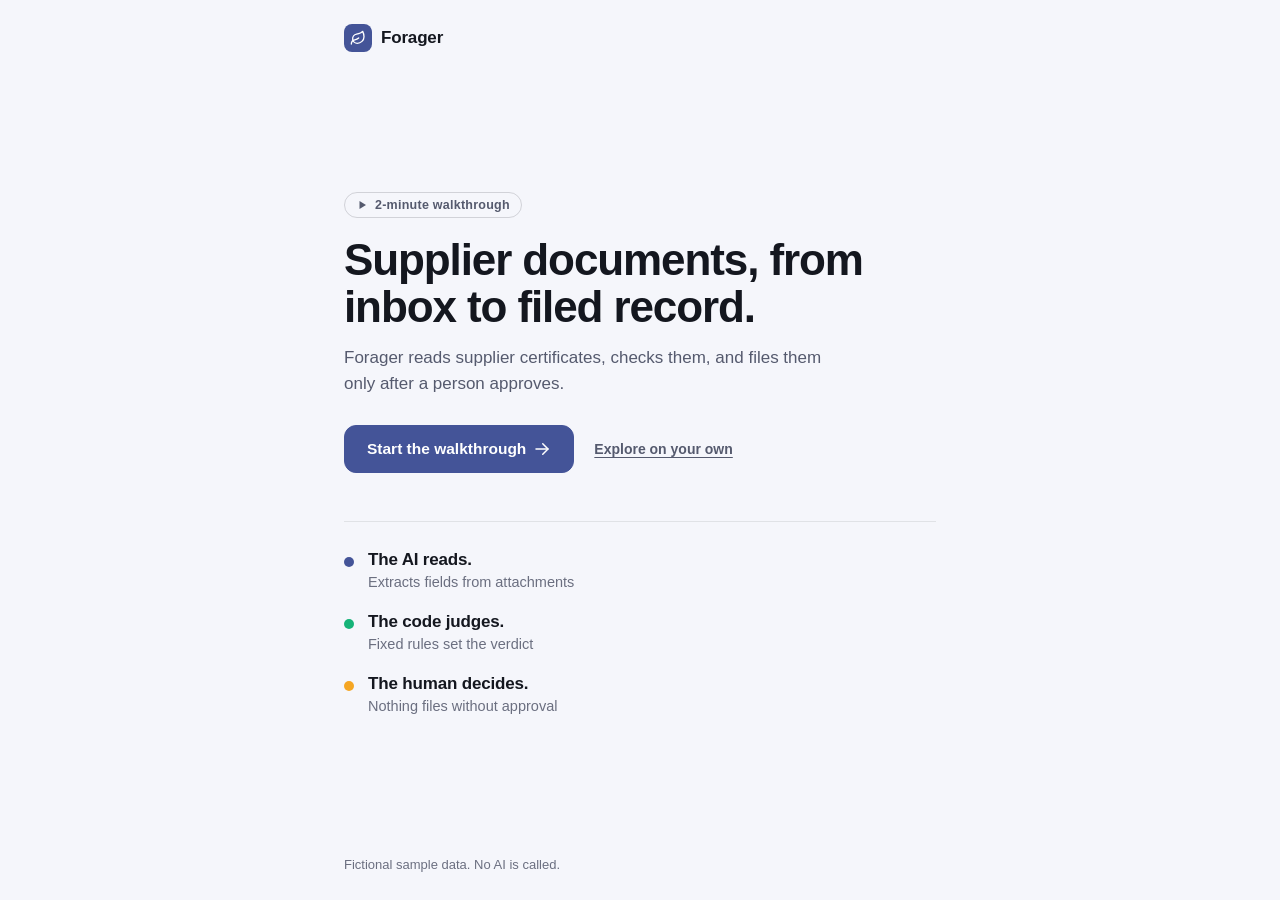
<file: index.html>
<!doctype html>
<html lang="en">
<head>
<meta charset="utf-8" />
<meta name="viewport" content="width=device-width, initial-scale=1, viewport-fit=cover" />
<title>Forager Interactive Walkthrough</title>
<meta name="description" content="A 2-minute guided walkthrough of Forager, a supplier-document intake pipeline: the AI reads, the code judges, the human decides. Fictional sample data; no AI is called." />
<meta name="color-scheme" content="light" />
<style>
  /* ===================================================================
     Tokens: mirror frontend/src/index.css so the shell, landing, and
     the embedded app read as one product.
     =================================================================== */
  :root {
    --brand: #445498;
    --brand-text: #445498;
    --brand-deep: #36457f;
    --brand-bg: rgba(68, 84, 152, 0.12);
    --brand-ring: rgba(68, 84, 152, 0.28);
    --accent: #16b378;
    --accent-bg: rgba(22, 179, 120, 0.14);
    --accent-text: #0e7a51;
    --amber: #f5a623;
    --amber-bg: rgba(245, 166, 35, 0.16);
    --amber-text: #8a5a05;
    --red: #ff5f6d;
    --red-bg: rgba(255, 95, 109, 0.16);
    --red-text: #c62d3f;

    --bg: #f5f6fb;
    --panel: rgba(255, 255, 255, 0.72);
    --panel-solid: #ffffff;
    --border: rgba(20, 23, 31, 0.09);
    --border-strong: rgba(20, 23, 31, 0.16);
    --text: #14171f;
    --text-2: #555a6e;
    --text-3: #6b6f80;
    --shadow-card: 0 22px 44px -20px rgba(30, 35, 60, 0.22), inset 0 1px 0 rgba(255, 255, 255, 0.6);
    --shadow-float: 0 18px 40px -12px rgba(30, 35, 60, 0.28);
    --dim: rgba(18, 22, 40, 0.55);
    /* Ring = brand border, then a white halo so it separates cleanly from the dimmed app. */
    --spot-ring: 0 0 0 3px rgba(255, 255, 255, 0.95), 0 0 0 7px rgba(68, 84, 152, 0.35);

    --r-sm: 7px;
    --r-md: 12px;
    --r-lg: 17px;
    --r-pill: 999px;

    --font: -apple-system, BlinkMacSystemFont, 'SF Pro Rounded', 'Segoe UI Rounded', 'Segoe UI', 'Helvetica Neue', Roboto, Arial, sans-serif;
    --mono: ui-monospace, 'SF Mono', Consolas, monospace;
    --ease: cubic-bezier(.22, 1, .36, 1);

    --bar-h: 52px;
    --guide-w: 360px;
    color-scheme: light;
  }
  * { box-sizing: border-box; }
  html, body { margin: 0; height: 100%; }
  body {
    font-family: var(--font);
    background: var(--bg);
    color: var(--text);
    -webkit-font-smoothing: antialiased;
    overflow: hidden;
  }
  button { font-family: inherit; }
  svg.i { display: block; flex-shrink: 0; }
  .sr-only { position: absolute; width: 1px; height: 1px; overflow: hidden; clip: rect(0 0 0 0); white-space: nowrap; }
  :focus-visible { outline: 2px solid var(--brand-text); outline-offset: 2px; }

  /* ---------- buttons ---------- */
  .btn {
    display: inline-flex; align-items: center; justify-content: center; gap: 7px;
    height: 36px; padding: 0 14px; border-radius: var(--r-sm);
    border: 1px solid var(--border-strong); background: var(--panel-solid); color: var(--text);
    font-size: 13.5px; font-weight: 650; cursor: pointer; white-space: nowrap;
    transition: background .15s, border-color .15s, transform .1s, opacity .15s;
  }
  .btn:hover { border-color: var(--brand-ring); background: var(--brand-bg); }
  .btn:active { transform: scale(0.97); }
  .btn:disabled, .btn[aria-disabled='true'] { opacity: .45; cursor: default; transform: none; }
  .btn[aria-disabled='true']:hover { background: var(--panel-solid); border-color: var(--border-strong); }
  .btn.primary[aria-disabled='true']:hover { background: var(--brand); border-color: var(--brand); }
  .btn.primary { background: var(--brand); border-color: var(--brand); color: #fff; }
  .btn.primary:hover { background: var(--brand-deep); border-color: var(--brand-deep); }
  .btn.ghost { background: transparent; }
  .btn.small { height: 30px; padding: 0 11px; font-size: 12.5px; }
  .btn.lg { height: 48px; padding: 0 22px; font-size: 15.5px; border-radius: var(--r-md); }
  .icon-btn {
    width: 30px; height: 30px; border-radius: 50%; border: 1px solid var(--border);
    background: transparent; color: var(--text-2); display: inline-flex; align-items: center;
    justify-content: center; cursor: pointer; padding: 0; flex-shrink: 0;
  }
  .icon-btn:hover { background: var(--brand-bg); color: var(--text); }

  /* ---------- wordmark ---------- */
  .wordmark { display: inline-flex; align-items: center; gap: 9px; font-weight: 800; font-size: 17px; letter-spacing: -0.01em; color: var(--text); }
  .wordmark .mark {
    width: 28px; height: 28px; border-radius: 8px; background: var(--brand); color: #fff;
    display: inline-flex; align-items: center; justify-content: center;
  }

  /* ===================================================================
     LANDING: one centered column, accent colour on the CTA only
     =================================================================== */
  #landing {
    position: fixed; inset: 0; z-index: 50; overflow-y: auto; overflow-x: hidden; background: var(--bg);
    transition: opacity .35s var(--ease), visibility .35s;
  }
  #landing.gone { opacity: 0; visibility: hidden; pointer-events: none; }
  .l-wrap { width: min(640px, 100%); min-height: 100%; margin: 0 auto; padding: 24px 24px 28px; display: flex; flex-direction: column; }
  .l-main { margin: auto 0; padding: 40px 0; }
  .pill {
    display: inline-flex; align-items: center; gap: 7px; padding: 5px 11px; border-radius: var(--r-pill);
    font-size: 12.5px; font-weight: 650; letter-spacing: .02em; color: var(--text-2); border: 1px solid var(--border-strong);
  }
  .hero h1 { font-size: clamp(32px, 5vw, 44px); line-height: 1.08; letter-spacing: -0.025em; margin: 18px 0 14px; font-weight: 800; }
  .hero p.lede { font-size: 17px; line-height: 1.55; color: var(--text-2); max-width: 52ch; margin: 0 0 28px; }
  .cta-row { display: flex; flex-wrap: wrap; align-items: center; gap: 12px 20px; }
  .text-link { font-size: 14px; font-weight: 600; color: var(--text-2); text-decoration: underline; text-underline-offset: 3px; }
  .text-link:hover { color: var(--text); }
  #start-btn .spin { display: none; }
  #start-btn.loading .spin { display: inline-block; }
  .l-error {
    margin-top: 14px; padding: 12px 14px; border-radius: var(--r-md); background: var(--red-bg);
    color: var(--red-text); font-size: 13.5px; font-weight: 600; line-height: 1.5;
  }
  .l-error code { font-family: var(--mono); font-size: 12.5px; }

  .trio { margin-top: 48px; padding-top: 28px; border-top: 1px solid var(--border); display: grid; gap: 18px; }
  .trio-item { display: grid; grid-template-columns: 10px 1fr; gap: 0 14px; align-items: start; }
  .trio-item .dot { width: 10px; height: 10px; border-radius: 50%; margin-top: 7px; }
  .trio h3 { margin: 0; font-size: 17px; letter-spacing: -0.01em; }
  .trio p { margin: 2px 0 0; color: var(--text-3); font-size: 14.5px; line-height: 1.5; }
  .l-foot { font-size: 13px; color: var(--text-3); }

  @media (max-width: 820px) {
    .l-wrap { padding: 16px 16px 24px; }
    .l-main { padding: 28px 0; }
  }

  /* ===================================================================
     TOUR SHELL
     =================================================================== */
  #tour {
    position: fixed; inset: 0; z-index: 10;
    display: grid;
    grid-template-columns: minmax(0, 1fr) var(--guide-w);
    grid-template-rows: var(--bar-h) minmax(0, 1fr);
    grid-template-areas: "bar bar" "stage guide";
    background: var(--bg);
    visibility: hidden;
  }
  #tour.on { visibility: visible; }
  #tour.guide-collapsed { grid-template-columns: minmax(0, 1fr) 0; }
  #tour.guide-collapsed #guide { display: none; }

  .t-bar {
    grid-area: bar; display: flex; align-items: center; gap: 12px; padding: 0 14px 0 16px;
    border-bottom: 1px solid var(--border); background: var(--panel); backdrop-filter: blur(20px); -webkit-backdrop-filter: blur(20px);
    min-width: 0;
  }
  .t-bar .wordmark { font-size: 15.5px; }
  .t-bar .wordmark .mark { width: 24px; height: 24px; border-radius: 7px; }
  .demo-tag { font-size: 12px; font-weight: 600; color: var(--text-3); white-space: nowrap; overflow: hidden; text-overflow: ellipsis; min-width: 0; }
  .t-bar .spacer { flex: 1; }
  .t-bar .icon-btn { border-color: transparent; }
  .t-bar .icon-btn:hover { border-color: var(--border); }
  #skip-btn { white-space: nowrap; }
  #skip-btn[hidden] { display: none; }
  .skip-short { display: none; }

  .stage { grid-area: stage; position: relative; min-width: 0; min-height: 0; overflow: hidden; background: var(--bg); }
  /* The app renders at a desktop width of at least APP_MIN_W and is scaled down to fit the stage
     (see fitViewport), so a narrow stage beside the guide doesn't squeeze it into its cramped
     breakpoints. The spot layer shares the transform, so in-iframe rects still map 1:1. */
  #viewport { position: absolute; left: 0; top: 0; width: 100%; height: 100%; transform-origin: 0 0; }
  #app-frame { position: absolute; inset: 0; width: 100%; height: 100%; border: 0; display: block; background: var(--bg); }

  /* Spotlight lives in a layer that exactly overlays the iframe, so an element's
     getBoundingClientRect() inside the iframe maps 1:1 to layer coordinates. */
  #spot-layer { position: absolute; inset: 0; pointer-events: none; overflow: hidden; z-index: 3; }
  #spot {
    position: absolute; left: 0; top: 0; width: 0; height: 0; border-radius: 11px; opacity: 0;
    border: 3px solid var(--brand);
    box-shadow: var(--spot-ring), 0 0 0 200vmax var(--dim);
    /* No opacity transition on purpose: transitions only advance on painted frames, and a
       backgrounded tab can leave the ring stuck invisible. The .pulse keyframes handle entry. */
  }
  #spot.on { opacity: 1; }
  @media (prefers-reduced-motion: no-preference) {
    /* Geometry glide only while the ring moves to a NEW target; per-frame tracking stays instant. */
    #spot.glide { transition: left .22s var(--ease), top .22s var(--ease), width .22s var(--ease), height .22s var(--ease); }
  }
  #spot.pulse { animation: spotIn .7s var(--ease); }
  @keyframes spotIn {
    0% { transform: scale(1.04); box-shadow: 0 0 0 3px rgba(255,255,255,0), 0 0 0 16px rgba(68,84,152,0), 0 0 0 200vmax rgba(18,22,40,0); }
    60% { transform: scale(1); box-shadow: 0 0 0 3px rgba(255,255,255,.95), 0 0 0 11px rgba(68,84,152,.4), 0 0 0 200vmax var(--dim); }
    100% { transform: scale(1); box-shadow: var(--spot-ring), 0 0 0 200vmax var(--dim); }
  }
  #tap {
    position: absolute; width: 34px; height: 34px; margin: -17px 0 0 -17px; border-radius: 50%;
    background: rgba(68, 84, 152, 0.35); border: 2px solid var(--brand-text); opacity: 0; transform: scale(.4);
  }
  #tap.go { animation: tap .55s var(--ease); }
  @keyframes tap { 0% { opacity: .95; transform: scale(.4); } 100% { opacity: 0; transform: scale(1.5); } }

  .stage-overlay {
    position: absolute; inset: 0; z-index: 5; display: flex; align-items: center; justify-content: center;
    background: rgba(245, 246, 251, 0.86); background: color-mix(in srgb, var(--bg) 82%, transparent); backdrop-filter: blur(6px); -webkit-backdrop-filter: blur(6px);
  }
  .stage-overlay[hidden] { display: none; }
  .loader { display: flex; flex-direction: column; align-items: center; gap: 12px; font-weight: 650; color: var(--text-2); font-size: 14px; text-align: center; padding: 16px; }
  .spin {
    width: 18px; height: 18px; border-radius: 50%; border: 2.5px solid var(--brand-ring); border-top-color: var(--brand-text);
    animation: spin .8s linear infinite;
  }
  .loader .spin { width: 26px; height: 26px; }
  @keyframes spin { to { transform: rotate(360deg); } }

  /* ---------- the guide panel (docked right on desktop, bottom sheet on mobile) ---------- */
  #guide {
    grid-area: guide; min-width: 0; min-height: 0; display: flex; flex-direction: column;
    border-left: 1px solid var(--border); background: var(--panel);
    backdrop-filter: blur(24px) saturate(160%); -webkit-backdrop-filter: blur(24px) saturate(160%);
    position: relative; z-index: 6;
  }
  .g-bar { height: 2px; flex-shrink: 0; background: var(--border); overflow: hidden; }
  .g-bar span { display: block; height: 100%; width: 0; background: var(--brand); transition: width .4s var(--ease); }
  .g-scroll { flex: 1; min-height: 0; overflow-y: auto; padding: 24px 24px 8px; }
  .g-head { display: flex; align-items: center; justify-content: space-between; gap: 10px; margin-bottom: 12px; }
  .g-eyebrow { display: inline-flex; align-items: center; gap: 8px; font-size: 12px; font-weight: 800; letter-spacing: .06em; text-transform: uppercase; color: var(--brand-text); min-width: 0; }
  .g-eyebrow .ic { width: 22px; height: 22px; border-radius: 7px; background: var(--brand-bg); display: inline-flex; align-items: center; justify-content: center; flex-shrink: 0; }
  .g-body { transition: opacity .16s ease; }
  .g-body.swap { opacity: 0; }
  .g-title { margin: 0 0 8px; font-size: 20px; line-height: 1.25; letter-spacing: -0.01em; font-weight: 600; }
  .g-text { margin: 0; max-width: 34ch; font-size: 15px; line-height: 1.5; color: var(--text-2); }
  .g-status { margin: 14px 0 0; font-size: 13px; color: var(--text-3); font-weight: 600; display: flex; align-items: center; gap: 8px; }
  .g-status:empty { margin: 0; }
  .g-status .spin { width: 13px; height: 13px; border-width: 2px; }
  .g-foot { padding: 12px 24px 20px; }
  .g-nav { display: flex; align-items: center; gap: 10px; }
  .g-nav .g-step { flex: 1; text-align: center; font-size: 13px; font-weight: 700; color: var(--text-3); font-variant-numeric: tabular-nums; }
  .btn.text { border-color: transparent; background: transparent; color: var(--text-2); padding: 0 10px; }
  .btn.text:hover { background: var(--brand-bg); border-color: transparent; color: var(--text); }
  #g-next { height: 44px; min-width: 120px; padding: 0 22px; font-size: 15px; }
  #g-next .spin { display: none; width: 14px; height: 14px; border-width: 2px; border-color: rgba(255,255,255,.4); border-top-color: #fff; }
  #g-next.busy .spin { display: inline-block; }
  #g-next.busy .lbl-arrow { display: none; }

  #g-pill {
    position: absolute; right: 16px; bottom: 16px; z-index: 7; display: flex; align-items: center; gap: 4px; padding: 4px;
    background: var(--panel-solid); border: 1px solid var(--border); border-radius: var(--r-pill); box-shadow: var(--shadow-float);
  }
  #g-pill[hidden] { display: none; }
  #g-pill .btn { border-radius: var(--r-pill); height: 36px; }
  #g-pill .dotc { width: 8px; height: 8px; border-radius: 50%; background: #fff; }

  .g-strip { display: none; }

  /* ---------- end screen ---------- */
  #end {
    position: absolute; inset: 0; z-index: 8; overflow-y: auto; display: flex; align-items: flex-start; justify-content: center;
    padding: 40px 16px; background: rgba(245, 246, 251, 0.8); background: color-mix(in srgb, var(--bg) 70%, transparent);
    backdrop-filter: blur(10px); -webkit-backdrop-filter: blur(10px);
  }
  #end[hidden] { display: none; }
  .end-card {
    width: min(520px, 100%); margin: auto 0; padding: 32px 28px 28px; background: var(--panel-solid);
    border: 1px solid var(--border); border-radius: var(--r-lg); box-shadow: var(--shadow-float);
  }
  .end-card h2 { margin: 0 0 10px; font-size: clamp(22px, 3vw, 27px); letter-spacing: -0.02em; line-height: 1.2; }
  .end-line { margin: 0 0 6px; color: var(--text-2); font-size: 15.5px; line-height: 1.5; }
  .end-fine { margin: 0 0 24px; color: var(--text-3); font-size: 13px; }
  .end-actions { display: flex; flex-wrap: wrap; gap: 10px; }

  /* ---------- mobile: guide becomes a bottom sheet ---------- */
  @media (max-width: 819px) {
    :root { --bar-h: 46px; }
    #tour, #tour.guide-collapsed {
      grid-template-columns: minmax(0, 1fr);
      grid-template-rows: var(--bar-h) minmax(0, 1fr) auto;
      grid-template-areas: "bar" "stage" "guide";
    }
    #tour.guide-collapsed #guide { display: flex; }
    .t-bar { padding: 0 10px 0 12px; gap: 8px; }
    .demo-tag { font-size: 11.5px; }
    .skip-long { display: none; }
    .skip-short { display: inline; }
    #guide {
      border-left: 0; border-top: 1px solid var(--border); max-height: 42vh; max-height: 42dvh;
      border-radius: 16px 16px 0 0; box-shadow: 0 -12px 30px -14px rgba(30, 35, 60, 0.3);
      padding-bottom: env(safe-area-inset-bottom); overflow: hidden;
    }
    .g-scroll { padding: 14px 16px 4px; }
    .g-head { margin-bottom: 8px; }
    .g-title { font-size: 18px; margin-bottom: 4px; }
    .g-text { font-size: 14px; max-width: none; }
    .g-status { margin-top: 8px; }
    .g-foot { padding: 8px 12px 10px; }
    #g-next { height: 40px; min-width: 104px; }
    /* Collapsed sheet = one single-line strip: "3 / 12" + Next. */
    #tour.guide-collapsed .g-scroll, #tour.guide-collapsed .g-foot, #tour.guide-collapsed .g-bar { display: none; }
    #tour.guide-collapsed .g-strip { display: flex; align-items: center; gap: 10px; padding: 8px 12px; }
    .g-strip-open { flex: 1; min-width: 0; min-height: 36px; text-align: left; border: 0; background: transparent; color: var(--text); font-size: 13.5px; font-weight: 700; padding: 0 4px; cursor: pointer; border-radius: var(--r-sm); font-variant-numeric: tabular-nums; }
    .g-strip-open span { color: var(--brand-text); }
    #g-pill { display: none !important; }
    #end { padding: 16px; }
    .end-card { padding: 24px 20px; }
  }

  @media (prefers-reduced-motion: reduce) {
    *, *::before, *::after { animation-duration: .001ms !important; animation-iteration-count: 1 !important; transition-duration: .001ms !important; scroll-behavior: auto !important; }
    .spin { animation: spin 1.6s linear infinite !important; animation-duration: 1.6s !important; animation-iteration-count: infinite !important; }
  }
</style>
</head>
<body>

<!-- =====================================================================
     LANDING
     ===================================================================== -->
<main id="landing" aria-labelledby="hero-title">
  <div class="l-wrap">
    <div class="l-top">
      <span class="wordmark"><span class="mark" data-icon="leaf"></span>Forager</span>
    </div>

    <div class="l-main">
      <section class="hero">
        <span class="pill"><span data-icon="play" data-size="12"></span>2-minute walkthrough</span>
        <h1 id="hero-title">Supplier documents, from inbox to filed record.</h1>
        <p class="lede">Forager reads supplier certificates, checks them, and files them only after a person approves.</p>
        <div class="cta-row">
          <button type="button" class="btn primary lg" id="start-btn">
            <span class="spin" aria-hidden="true"></span>
            <span id="start-label">Start the walkthrough</span>
            <span data-icon="arrowRight" data-size="18"></span>
          </button>
          <a class="text-link" href="app/?theme=light" id="explore-link">Explore on your own</a>
        </div>
        <div class="l-error" id="l-error" hidden></div>
      </section>

      <div class="trio">
        <div class="trio-item"><span class="dot" style="background:var(--brand)"></span><div><h3>The AI reads.</h3><p>Extracts fields from attachments</p></div></div>
        <div class="trio-item"><span class="dot" style="background:var(--accent)"></span><div><h3>The code judges.</h3><p>Fixed rules set the verdict</p></div></div>
        <div class="trio-item"><span class="dot" style="background:var(--amber)"></span><div><h3>The human decides.</h3><p>Nothing files without approval</p></div></div>
      </div>
    </div>

    <div class="l-foot">Fictional sample data. No AI is called.</div>
  </div>
</main>

<!-- =====================================================================
     TOUR
     ===================================================================== -->
<div id="tour" aria-hidden="true">
  <header class="t-bar">
    <span class="wordmark"><span class="mark" data-icon="leaf" data-size="15"></span>Forager</span>
    <span class="demo-tag">Fictional data · no AI called</span>
    <span class="spacer"></span>
    <button type="button" class="btn ghost small" id="skip-btn" title="Skip the rest of the walkthrough and use the app freely"><span class="skip-long">Skip to exploring</span><span class="skip-short">Explore</span> <span aria-hidden="true">→</span></button>
    <button type="button" class="icon-btn" id="restart-btn" aria-label="Restart walkthrough" title="Restart walkthrough" data-icon="restart" data-size="15"></button>
    <button type="button" class="icon-btn" id="overview-btn" aria-label="Back to overview" title="Back to overview" data-icon="home" data-size="15"></button>
  </header>

  <div class="stage" id="stage">
    <div id="viewport">
      <iframe id="app-frame" title="Forager app (interactive demo)" src="about:blank"></iframe>
      <div id="spot-layer" aria-hidden="true"><div id="spot"></div><div id="tap"></div></div>
    </div>
    <div class="stage-overlay" id="loading" hidden>
      <div class="loader"><span class="spin" aria-hidden="true"></span><span id="loading-msg">Loading the app…</span></div>
    </div>
    <div id="g-pill" hidden>
      <button type="button" class="btn primary small" id="g-pill-expand"><span class="dotc"></span><span id="g-pill-label">Show guide</span></button>
      <button type="button" class="btn ghost small" id="g-pill-next">Next <span aria-hidden="true">→</span></button>
    </div>
  </div>

  <aside id="guide" aria-label="Walkthrough guide">
    <div class="g-bar" role="progressbar" aria-label="Walkthrough progress" aria-valuemin="1" id="g-bar"><span id="g-bar-fill"></span></div>
    <div class="g-scroll">
      <div class="g-head">
        <div class="g-eyebrow"><span class="ic" id="g-icon"></span><span id="g-page">Live Run</span></div>
        <button type="button" class="icon-btn" id="g-collapse" aria-label="Hide guide" aria-expanded="true" title="Hide guide (Esc)"></button>
      </div>
      <div class="g-body" id="g-body">
        <div id="g-narr" aria-live="polite" aria-atomic="true">
          <h2 class="g-title" id="g-title"></h2>
          <p class="g-text" id="g-text"></p>
        </div>
      </div>
      <p class="g-status" id="g-status" role="status"></p>
    </div>
    <div class="g-foot">
      <div class="g-nav">
        <button type="button" class="btn text" id="g-prev">Back</button>
        <span class="g-step" id="g-step" aria-hidden="true">1 / 12</span>
        <button type="button" class="btn primary" id="g-next"><span class="spin" aria-hidden="true"></span><span id="g-next-label">Run</span><span class="lbl-arrow" aria-hidden="true">→</span></button>
      </div>
    </div>
    <div class="g-strip" id="g-strip">
      <button type="button" class="g-strip-open" id="g-strip-open" aria-label="Show guide"><span id="g-strip-label">1 / 12</span> · Show guide</button>
      <button type="button" class="btn primary small" id="g-strip-next">Next <span aria-hidden="true">→</span></button>
    </div>
  </aside>

  <div id="end" hidden role="dialog" aria-modal="true" aria-labelledby="end-title"></div>
</div>

<script>
(() => {
'use strict';

/* Optional call to action on the end screen. The primary button renders only when href is set
   (http, https, or mailto). Example:
   const CONTACT = { label: 'Talk to the team', href: 'mailto:you@example.com' }; */
const CONTACT = { label: '', href: '' };

/* =========================================================================
   Icons (lucide-style strokes, inline, no dependencies)
   ========================================================================= */
const ICONS = {
  scan: '<rect x="3" y="4" width="18" height="16" rx="2"/><path d="M7 9h10M7 13h6"/>',
  arrowRight: '<path d="M4 12h16"/><path d="m13 5 7 7-7 7"/>',
  chevRight: '<path d="m9 6 6 6-6 6"/>',
  minus: '<path d="M5 12h14"/>',
  play: '<polygon points="7 4 20 12 7 20" fill="currentColor" stroke="none"/>',
  bell: '<path d="M6 8a6 6 0 0 1 12 0c0 7 3 9 3 9H3s3-2 3-9"/><path d="M10.3 21a1.94 1.94 0 0 0 3.4 0"/>',
  files: '<path d="M15 3H7a2 2 0 0 0-2 2v14a2 2 0 0 0 2 2h10a2 2 0 0 0 2-2V7z"/><path d="M14 3v5h5"/>',
  inbox: '<path d="M22 12h-6l-2 3h-4l-2-3H2"/><path d="M5.5 5h13L22 12v6a2 2 0 0 1-2 2H4a2 2 0 0 1-2-2v-6z"/>',
  home: '<path d="m3 10 9-7 9 7v10a1 1 0 0 1-1 1h-5v-6H9v6H4a1 1 0 0 1-1-1z"/>',
  restart: '<path d="M3 12a9 9 0 1 0 3-6.7L3 8"/><path d="M3 3v5h5"/>',
  leaf: '<path d="M11 20A7 7 0 0 1 9.8 6.1C15.5 5 17 4.5 19 2c1 2 2 4.2 2 8 0 5.5-4.8 10-10 10Z"/><path d="M2 21c0-3 1.9-5.4 5.2-6.1C9.5 14.5 12 13 13 12"/>',
};
function icon(name, size = 18, color = 'currentColor', sw = 1.9) {
  return `<svg class="i" width="${size}" height="${size}" viewBox="0 0 24 24" fill="none" stroke="${color}" stroke-width="${sw}" stroke-linecap="round" stroke-linejoin="round" aria-hidden="true">${ICONS[name] || ''}</svg>`;
}
document.querySelectorAll('[data-icon]').forEach((el) => {
  el.innerHTML = icon(el.dataset.icon, +(el.dataset.size || 16), el.dataset.color || 'currentColor', 2);
});

/* =========================================================================
   Tour script. Every selector / button text below was checked against
   frontend/src (see demo-site/README.md for the source map). Target specs:
     { sel, text, exact, contains, has, within, index, nav, any:[..], union:[..] }
   - text: button label (normalized textContent startsWith, or === with exact)
   - contains: substring(s) of textContent (string or array; may be a function of vars)
   - nav: a sidebar label, resolved via .sidebar-tab
   Beat actions run when the viewer presses Next (or are skipped if the viewer
   already did them). `once` marks a mutating beat so replays never double-act.
   ========================================================================= */
const PAGES = [
  { key: 'live', nav: 'Live Run', title: 'Live Run', icon: 'scan' },
  { key: 'queue', nav: 'Review Queue', title: 'Review Queue', icon: 'inbox' },
  { key: 'notices', nav: 'Notices', title: 'Notices', icon: 'bell' },
  { key: 'index', nav: 'Document Index', title: 'Document Index', icon: 'files' },
];
const P = Object.fromEntries(PAGES.map((p, i) => [p.key, i]));

const chip = (contains) => ({ sel: '.rq-chip', contains });
const chipSelected = (contains) => ({ sel: '.rq-chip.selected', contains });
const footerBtn = (text) => ({ within: { sel: '.rq-card-footer' }, text });
const modalWith = (title) => ({ sel: '.modal', has: '.modal-title', contains: title });
const selectChip = (contains, cardTitle) => ({
  do: 'click', target: chip(contains), skipIf: chipSelected(contains),
  until: { sel: '.rq-card .card-title', contains: cardTitle },
});
const OVERRIDE_REASON = 'Supplier confirmed by phone that the new certificate numbering format is valid.';
const failRow = (sev) => ({ sel: '.checklist-result-row', has: `.checklist-result-icon.${sev}` });

/* The queue opens on Highland, so beat 3 selects Riverside before its spotlight lands (`pre`) and
   repeats the same idempotent steps on Next in case the queue was still loading. */
const OPEN_RIVERSIDE = [
  selectChip('Riverside', 'Riverside'),
  { do: 'capture', key: 'coaFile', target: { sel: '.rq-card .card-meta' }, parse: (t) => t.split(' · ').pop().trim() },
  { do: 'click', target: { sel: '.rq-disclosure-toggle' }, skipIf: { sel: '.rq-disclosure-body' }, optional: true },
];

const BEATS = [
  /* ---------------- Live Run ---------------- */
  { page: P.live, lead: 'Scan the inbox',
    rest: 'One click checks unread supplier email. Fictional data, replayed; no AI is called.',
    target: { any: [{ within: { sel: '.live-run-empty' }, text: 'Run once' }, { sel: '.page-header .btn.primary' }] },
    busy: 'Starting the run…', once: 'run',
    actions: [{ do: 'click', target: { within: { sel: '.live-run-empty' }, text: 'Run once' }, skipIf: { sel: '.timeline' }, until: { sel: '.timeline' } }] },
  { page: P.live, lead: 'Junk gets skipped',
    rest: 'A trade-show promo fails a cheap check and is left unread.',
    target: { sel: '.live-run-email', has: '.timeline-dot.skipped' }, wait: 25000, busy: 'Finishing the run…',
    actions: [{ do: 'wait', target: { any: [{ sel: '.run-result' }, { sel: '.live-run-page .error-banner' }] }, timeout: 60000, skipUnless: { sel: '.live-run-page .timeline' }, optional: true }] },

  /* ---------------- Review Queue ---------------- */
  { page: P.queue, lead: 'AI reads, code judges', replaySkip: true,
    rest: 'The AI reports what it found. Fixed code sets Pass, Advisory, or Issues.',
    target: { union: [{ sel: '.rq-card-status-row' }, { any: [{ sel: '.rq-disclosure-toggle' }, { sel: '.rq-disclosure' }] }] }, wait: 12000,
    pre: OPEN_RIVERSIDE, actions: OPEN_RIVERSIDE },
  { page: P.queue, lead: 'Clean pass, approved',
    rest: 'A person approves it, and only then is it filed.',
    target: { union: [{ sel: '.rq-target-box' }, footerBtn('Approve & file')] },
    once: 'approve-coa',
    actions: [
      selectChip('Riverside', 'Riverside'),
      { do: 'assert', target: chipSelected('Riverside') },
      { do: 'click', target: footerBtn('Approve & file'), after: 500 },
    ],
    then: [selectChip('Coastal', 'Coastal')] },
  { page: P.queue, lead: 'Advisory: minor gap', replaySkip: true,
    rest: "The kosher certificate's number format looks off. Approving needs a reason.",
    target: { any: [failRow('advisory'), { sel: '.rq-card-status-row' }] },
    actions: [
      selectChip('Coastal', 'Coastal'),
      { do: 'assert', target: chipSelected('Coastal') },
      { do: 'click', target: footerBtn('Approve & file'), skipIf: modalWith('Approve without a clean pass'), until: modalWith('Approve without a clean pass') },
    ] },
  { page: P.queue, lead: 'Overrides need a reason',
    rest: 'The reason is required and recorded.',
    target: modalWith('Approve without a clean pass'),
    once: 'approve-kosher',
    actions: [
      { do: 'type', target: { within: modalWith('Approve without a clean pass'), sel: 'textarea' }, value: OVERRIDE_REASON, skipIfFilled: true },
      { do: 'click', target: { within: modalWith('Approve without a clean pass'), text: 'Approve anyway' }, after: 600 },
    ],
    then: [selectChip('Meridian', 'Meridian')] },
  { page: P.queue, lead: 'Critical gap: rejected', replaySkip: true,
    rest: 'The allergen statement is unsigned. Rejected files go to quarantine, not the trash.',
    target: { any: [failRow('critical'), { sel: '.rq-disclosure' }, { sel: '.rq-card-status-row' }] },
    once: 'reject-allergen',
    actions: [
      selectChip('Meridian', 'Meridian'),
      { do: 'assert', target: chipSelected('Meridian') },
      { do: 'click', target: footerBtn('Reject'), skipIf: modalWith('Reject this document?'), until: modalWith('Reject this document?') },
      { do: 'pause', ms: 900 },
      { do: 'pick', target: { sel: '.reject-reason-select' }, value: 'Needs supplier follow-up' },
      { do: 'pause', ms: 700 },
      { do: 'click', target: { within: modalWith('Reject this document?'), sel: '.confirm-modal-primary' }, after: 600 },
    ],
    then: [selectChip('Non-GMO', 'Highland')] },
  { page: P.queue, lead: 'No checklist? AI drafts one', replaySkip: true,
    rest: 'Nothing defines Non-GMO yet, so the AI drafts one from this document.',
    target: { any: [{ sel: '.rq-disclosure-empty', has: '.rq-match-btn' }, { sel: '.rq-card-status-row' }] },
    busy: 'Drafting…', once: 'generate-checklist',
    actions: [
      selectChip('Non-GMO', 'Highland'),
      { do: 'click', target: { sel: '.rq-match-btn' }, skipIf: { any: [{ sel: '.rq-match-backdrop' }, modalWith('Create a checklist')] }, until: { sel: '.rq-match-backdrop .modal' } },
      { do: 'click', target: { within: { sel: '.rq-match-backdrop' }, text: 'Create new instead' }, skipIf: modalWith('Create a checklist'), until: modalWith('Create a checklist') },
      { do: 'click', target: { within: modalWith('Create a checklist'), text: 'Generate checklist' }, until: { sel: '.dt-draft-summary' }, untilTimeout: 25000 },
    ] },
  { page: P.queue, lead: 'You review, then save',
    rest: 'Every line is editable. Nothing applies until you approve.',
    target: { any: [{ sel: '.dt-draft-summary' }, modalWith('Review the generated checklist')] }, wait: 8000,
    busy: 'Matching and validating…', once: 'use-checklist',
    actions: [
      { do: 'click', target: { within: { sel: '.dt-expiration-detected' }, text: 'Not this field' }, skipUnless: { sel: '.dt-expiration-detected' }, optional: true, after: 250 },
      { do: 'click', target: { within: { sel: '.dt-expiration-toggle' }, text: 'No', exact: true }, after: 450 },
      { do: 'click', target: { within: modalWith('Review the generated checklist'), text: 'Use this checklist' }, until: { sel: '.rq-match-result' }, untilTimeout: 20000 },
      { do: 'click', target: { within: { sel: '.rq-match-result' }, text: 'Done' }, optional: true, after: 300 },
    ] },

  /* ---------------- Notices ---------------- */
  { page: P.notices, lead: 'Problems surface themselves',
    rest: "Riverside's heavy-metals retest is overdue. Nobody had to remember.",
    target: { any: [{ within: { sel: '.notices-section', contains: 'Expiring' }, sel: '.notice-row', contains: 'Riverside' }, { sel: '.notices-section', contains: 'Expiring' }] }, wait: 6000,
    actions: [
      { do: 'click', target: { within: { sel: '.notices-section', contains: 'Expiring' }, sel: '.notice-row', contains: 'Riverside' }, skipIf: { sel: '.di-modal' }, until: { sel: '.di-modal-header' }, untilTimeout: 8000 },
      { do: 'click', target: { within: { sel: '.di-modal-header' }, text: 'Request updated document' }, skipIf: { sel: '.rdm-body' }, until: { sel: '.rdm-body' } },
    ] },
  { page: P.notices, lead: 'Follow-up, pre-written',
    rest: 'Edit it, then send. Simulated here; nothing is emailed.',
    target: { any: [modalWith('Request updated document'), { sel: '.di-modal-header' }] },
    once: 'send-request',
    actions: [
      { do: 'click', target: { within: modalWith('Request updated document'), text: 'Send' }, after: 700 },
    ],
    then: [
      { do: 'wait', gone: true, target: { sel: '.rdm-body' }, timeout: 4000, optional: true },
      // after: outlast the modal's 150ms exit so the filter typed next can't race it
      { do: 'click', target: { within: { sel: '.di-modal-header' }, text: 'Close' }, skipIf: { sel: '.rdm-body' }, optional: true, after: 450 },
    ] },

  /* ---------------- Document Index ---------------- */
  { page: P.index, lead: 'Filed and findable',
    rest: 'The certificate you approved is now searchable.',
    pre: [{ do: 'type', target: { within: { sel: '.filter-row' }, sel: 'input.input' }, value: (v) => v.coaFile || 'Riverside', instant: false }],
    target: { any: [
      { within: { sel: '.di-table-scroll' }, sel: 'tr', contains: (v) => v.coaFile || 'Certificate of Analysis' },
      { within: { sel: '.di-table-scroll' }, sel: 'tr', contains: 'Riverside' },
      { sel: '.di-table-frame' }] }, wait: 6000,
    actions: [
      { do: 'wait', settle: 700, optional: true, timeout: 8000, target: { any: [
        { within: { sel: '.di-table-scroll' }, sel: 'tr', contains: (v) => v.coaFile || 'Certificate of Analysis' },
        { within: { sel: '.di-table-scroll' }, sel: 'tr', contains: 'Riverside' }] }, skipIf: { sel: '.di-modal' } },
      { do: 'click', retry: 2, target: { any: [
        { within: { sel: '.di-table-scroll' }, sel: 'tr', contains: (v) => v.coaFile || 'Certificate of Analysis' },
        { within: { sel: '.di-table-scroll' }, sel: 'tr', contains: 'Riverside' }] }, skipIf: { sel: '.di-modal' }, until: { sel: '.di-modal' }, untilTimeout: 2500, optional: true }] },
];
const N = BEATS.length;

/* =========================================================================
   DOM refs and state
   ========================================================================= */
const $ = (id) => document.getElementById(id);
const landing = $('landing'), tour = $('tour'), frame = $('app-frame');
const spot = $('spot'), tap = $('tap'), spotLayer = $('spot-layer'), stageEl = $('stage');
const loadingEl = $('loading'), loadingMsg = $('loading-msg');
const gBody = $('g-body'), gTitle = $('g-title'), gText = $('g-text');
const gPage = $('g-page'), gIcon = $('g-icon'), gStatus = $('g-status');
const gStep = $('g-step'), gBar = $('g-bar'), gBarFill = $('g-bar-fill');
const btnNext = $('g-next'), btnPrev = $('g-prev'), btnNextLabel = $('g-next-label'), btnCollapse = $('g-collapse');
const pill = $('g-pill'), pillLabel = $('g-pill-label'), pillNext = $('g-pill-next'), pillExpand = $('g-pill-expand');
const gStrip = $('g-strip'), stripNext = $('g-strip-next'), stripOpen = $('g-strip-open'), stripLabel = $('g-strip-label');
const endEl = $('end');
// Locked to light: the app honours ?theme=, which overrides any theme a visitor saved earlier.
// The minute-bucketed `v` keeps a host's short HTML cache (GitHub Pages: ~10 min) from serving an old
// app/index.html that points at hashed assets a redeploy has already deleted.
const APP_V = Math.floor(Date.now() / 60000);
const APP_URL = `app/?embedded=1&theme=light&v=${APP_V}`;
const reduceMotion = window.matchMedia('(prefers-reduced-motion: reduce)');
const narrowMQ = window.matchMedia('(max-width: 819px)');
const CANCEL = Symbol('cancel');

const S = {
  cur: -1,             // current beat index
  busy: false,         // an action sequence is in flight
  epoch: 0,            // bumped on restart; cancels everything in flight
  spotGen: 0,          // bumped per render; cancels stale spotlight lookups
  done: new Set(),     // `once` keys already performed (cleared on restart)
  vars: {},            // values captured from the app (e.g. the CoA filename)
  userFrom: null,      // { beat, from }: the viewer did action(s) themselves
  autoTimer: 0,
  started: false,
  collapsed: false,
  ended: false,
  track: null,         // { spec, els, lastResolve, visible }
  navByTourAt: 0,
  weCollapsedSidebar: false,
  frameLoadedOnce: false,
  glideT: 0,
};

/* =========================================================================
   Iframe helpers
   ========================================================================= */
function fdoc() { try { return frame.contentDocument; } catch { return null; } }
function fwin() { try { return frame.contentWindow; } catch { return null; } }
const sleep = (ms) => new Promise((r) => setTimeout(r, ms));
const norm = (el) => (el.textContent || '').replace(/\s+/g, ' ').trim();
const val = (x) => (typeof x === 'function' ? x(S.vars) : x);

function isVisible(el) {
  if (!el || !el.isConnected) return false;
  const r = el.getBoundingClientRect();
  if (r.width < 1 || r.height < 1) return false;
  const cs = el.ownerDocument.defaultView.getComputedStyle(el);
  return cs.visibility !== 'hidden' && cs.display !== 'none';
}

function findNav(label) {
  const d = fdoc();
  if (!d) return null;
  const tabs = [...d.querySelectorAll('.sidebar-tab, .tabs .tab')];
  return tabs.find((b) => {
    const l = b.querySelector('.sidebar-tab-label');
    return (l ? l.textContent.trim() : norm(b)) === label;
  }) || tabs.find((b) => norm(b).startsWith(label)) || null;
}

function resolveAll(spec, root) {
  const d = fdoc();
  if (!spec || !d) return [];
  if (typeof spec === 'string') spec = { sel: spec };
  if (spec.any) {
    for (const s of spec.any) { const r = resolveAll(s, root); if (r.length) return r; }
    return [];
  }
  if (spec.nav) { const n = findNav(spec.nav); return n ? [n] : []; }
  let roots = [root || d];
  if (spec.within) {
    const w = resolveAll(spec.within, root);
    if (!w.length) return [];
    roots = [w[0]];
  }
  let els = [];
  const sel = spec.sel || spec.tag || (spec.text ? 'button' : null);
  if (!sel) { els = roots.slice(); }
  else roots.forEach((r) => { try { els.push(...r.querySelectorAll(sel)); } catch { /* bad selector */ } });
  if (spec.text) {
    const t = val(spec.text);
    els = els.filter((e) => (spec.exact ? norm(e) === t : norm(e).startsWith(t)));
  }
  if (spec.contains) {
    const cs = [].concat(val(spec.contains)).filter(Boolean);
    els = els.filter((e) => cs.every((c) => (e.textContent || '').includes(c)));
  }
  if (spec.has) els = els.filter((e) => e.querySelector(spec.has));
  els = els.filter((e) => !e.closest('.closing') && (spec.visible === false || isVisible(e)));
  if (spec.index != null) return els[spec.index] ? [els[spec.index]] : [];
  return els;
}
function resolve(spec) { return resolveAll(spec)[0] || null; }
function resolveTargets(spec) {
  if (!spec) return [];
  if (spec.union) return spec.union.map((s) => resolve(s)).filter(Boolean);
  const el = resolve(spec);
  return el ? [el] : [];
}

function alive(ep) { if (ep !== S.epoch) throw CANCEL; }

async function waitUntil(fn, timeout, ep) {
  const t0 = performance.now();
  for (;;) {
    if (ep != null) alive(ep);
    let v = null;
    try { v = fn(); } catch { v = null; }
    if (v && (!Array.isArray(v) || v.length)) return v;
    if (performance.now() - t0 >= timeout) return null;
    await sleep(120);
  }
}

/* The part of an element actually on screen: its rect intersected with every
   clipping ancestor (scroll panes, modals) and the iframe viewport. */
function visibleRect(el) {
  const r = el.getBoundingClientRect();
  let l = r.left, t = r.top, rt = r.right, b = r.bottom;
  const w = el.ownerDocument.defaultView;
  for (let p = el.parentElement; p && p !== el.ownerDocument.body; p = p.parentElement) {
    const cs = w.getComputedStyle(p);
    if (/(auto|scroll|hidden|clip)/.test(cs.overflowX + cs.overflowY)) {
      const pr = p.getBoundingClientRect();
      l = Math.max(l, pr.left); t = Math.max(t, pr.top); rt = Math.min(rt, pr.right); b = Math.min(b, pr.bottom);
    }
    if (cs.position === 'fixed') break;
  }
  l = Math.max(l, 0); t = Math.max(t, 0); rt = Math.min(rt, w.innerWidth); b = Math.min(b, w.innerHeight);
  return rt - l < 1 || b - t < 1 ? null : { left: l, top: t, right: rt, bottom: b, width: rt - l, height: b - t, full: r };
}
/* Every ancestor that can actually scroll vertically (the app's own panes), innermost first,
   ending with the document's scroller when that scrolls too. */
function scrollParentsOf(el) {
  const d = el.ownerDocument, w = d.defaultView, out = [];
  for (let p = el.parentElement; p && p !== d.documentElement && p !== d.body; p = p.parentElement) {
    const cs = w.getComputedStyle(p);
    if (/(auto|scroll)/.test(cs.overflowY) && p.scrollHeight > p.clientHeight + 2) out.push(p);
    if (cs.position === 'fixed') return out;
  }
  if (d.scrollingElement && d.scrollingElement.scrollHeight > w.innerHeight + 2) out.push(d.scrollingElement);
  return out;
}
/* Brings the target (or the union of several) to the vertical centre of each scroll pane
   that clips it or has it hugging an edge. Returns true when anything scrolled. */
function ensureVisible(els, smooth) {
  const list = (els || []).filter((e) => e && e.isConnected);
  if (!list.length) return false;
  const el = list[0], w = el.ownerDocument.defaultView;
  const parents = scrollParentsOf(el);
  let moved = 0;
  for (const sp of parents) {
    const isDoc = sp === el.ownerDocument.scrollingElement;
    const cr = isDoc ? { top: 0, bottom: w.innerHeight } : sp.getBoundingClientRect();
    let top = Infinity, bottom = -Infinity;
    for (const e of list) { const r = e.getBoundingClientRect(); top = Math.min(top, r.top); bottom = Math.max(bottom, r.bottom); }
    const ch = cr.bottom - cr.top, h = bottom - top, m = 18;
    const fits = h <= ch - 2 * m;
    const ok = fits ? top >= cr.top + 8 && bottom <= cr.bottom - m : top >= cr.top && top <= cr.top + ch * 0.4;
    if (ok) continue;
    const delta = fits ? (top + bottom) / 2 - (cr.top + cr.bottom) / 2 : top - cr.top - m;
    const behavior = smooth && !reduceMotion.matches && parents.length === 1 ? 'smooth' : 'auto';
    try { (isDoc ? w : sp).scrollBy({ top: delta, behavior }); moved++; } catch { /* old engines */ }
  }
  return moved > 0;
}
function scrollIntoViewIfNeeded(el, smooth) { return ensureVisible([el], smooth); }

/* Waits until the targets stop moving (drawers and modals slide in), so the first measure is the real one. */
async function settleRects(els, max = 700) {
  const sig = () => els.map((e) => { const r = e.getBoundingClientRect(); return `${r.left | 0},${r.top | 0},${r.width | 0},${r.height | 0}`; }).join('|');
  let prev = sig(), same = 0;
  const t0 = performance.now();
  while (performance.now() - t0 < max) {
    await sleep(55);
    const s = sig();
    if (s === prev) { if (++same >= 2) return; } else { same = 0; prev = s; }
  }
}

/* React-visible value setter: use the iframe's own prototype setter, then
   dispatch a bubbling input event so React's onChange fires. */
async function typeInto(el, text, ep, animate = true) {
  const w = el.ownerDocument.defaultView;
  const proto = el.tagName === 'TEXTAREA' ? w.HTMLTextAreaElement.prototype
    : el.tagName === 'SELECT' ? w.HTMLSelectElement.prototype : w.HTMLInputElement.prototype;
  const setter = Object.getOwnPropertyDescriptor(proto, 'value').set;
  const set = (v) => { setter.call(el, v); el.dispatchEvent(new w.Event('input', { bubbles: true })); };
  if (!animate || reduceMotion.matches || text.length < 2) { set(text); el.dispatchEvent(new w.Event('change', { bubbles: true })); return; }
  const step = Math.max(1, Math.ceil(text.length / 40));
  for (let i = step; i < text.length + step; i += step) {
    alive(ep);
    set(text.slice(0, Math.min(i, text.length)));
    await sleep(16);
  }
  el.dispatchEvent(new w.Event('change', { bubbles: true }));
}

function showTap(el) {
  const r = el.getBoundingClientRect();
  tap.style.left = `${r.left + r.width / 2}px`;
  tap.style.top = `${r.top + r.height / 2}px`;
  tap.classList.remove('go');
  void tap.offsetWidth;
  tap.classList.add('go');
}

/* =========================================================================
   Actions
   ========================================================================= */
const cap = (ms, fast) => (fast ? Math.min(ms, 600) : ms);
async function doAction(a, ep, fast = false) {
  switch (a.do) {
    case 'click': {
      const attempts = (a.retry || 0) + 1;
      for (let n = 0; n < attempts; n++) {
        const el = await waitUntil(() => { const e = resolve(a.target); return e && !e.disabled && e.getAttribute('aria-disabled') !== 'true' ? e : null; }, cap(a.timeout ?? 5000, fast), ep);
        if (!el) return false;
        if (scrollIntoViewIfNeeded(el, false)) await sleep(60);
        showTap(el);
        setSpotOn([el], false);
        await sleep(reduceMotion.matches ? 60 : fast ? 120 : 260);
        alive(ep);
        el.click();
        if (a.until) {
          const u = await waitUntil(() => resolve(a.until), fast ? Math.min(a.untilTimeout ?? 8000, 1500) : (a.untilTimeout ?? 8000), ep);
          if (!u) { if (n < attempts - 1) continue; return false; }
        }
        if (a.after) await sleep(fast ? Math.min(a.after, 150) : a.after);
        return true;
      }
      return false;
    }
    case 'type': {
      const el = await waitUntil(() => resolve(a.target), cap(a.timeout ?? 4000, fast), ep);
      if (!el) return false;
      const v = String(val(a.value) ?? '');
      if (a.skipIfFilled && el.value && el.value.trim()) return true;
      if (el.value === v) return true;
      if (scrollIntoViewIfNeeded(el, false)) await sleep(60);
      setSpotOn([el], false);
      await typeInto(el, v, ep, a.instant !== true && !fast);
      await sleep(fast ? 60 : 200);
      return true;
    }
    case 'pick': {
      const root = await waitUntil(() => resolve(a.target), cap(a.timeout ?? 4000, fast), ep);
      if (!root) return false;
      const v = val(a.value);
      if (root.tagName === 'SELECT') { // native select fallback
        const opt = [...root.options].find((o) => o.value === v || o.textContent.trim() === v);
        if (opt) await typeInto(root, opt.value, ep, false);
        return !!opt;
      }
      const trigger = root.querySelector('.ui-dropdown-trigger');
      if (!trigger) return false;
      if (norm(trigger) === v) return true;
      setSpotOn([root], false);
      showTap(trigger);
      trigger.click();
      const opt = await waitUntil(() => resolve({ within: { sel: '.ui-dropdown-menu' }, sel: '.ui-dropdown-option', text: v, exact: true }), 2500, ep);
      if (!opt) { trigger.click(); return false; }
      await sleep(reduceMotion.matches ? 40 : 320);
      showTap(opt);
      opt.click();
      await sleep(250);
      return true;
    }
    case 'wait': {
      // `gone`: wait for the target to be absent (a modal still animating out counts as gone).
      const el = await waitUntil(() => (a.gone ? (resolve(a.target) ? null : true) : resolve(a.target)), cap(a.timeout ?? 8000, fast), ep);
      // `settle`: let a debounced refetch finish re-rendering rows before the next action clicks one.
      if (el && a.settle && !fast) await sleep(a.settle);
      return !!el;
    }
    case 'assert':
      return !!(await waitUntil(() => resolve(a.target), cap(a.timeout ?? 1500, fast), ep));
    case 'capture': {
      const el = resolve(a.target);
      if (el) { try { const v = a.parse(norm(el)); if (v) S.vars[a.key] = v; } catch { /* ignore */ } }
      return true;
    }
    case 'pause':
      await sleep(fast ? Math.min(a.ms || 300, 150) : (a.ms || 300));
      return true;
    default:
      return true;
  }
}

/* Runs a list of actions in order. Each action is skipped if its skipIf
   target already exists (or skipUnless is missing): this is what makes
   replays after Back, and viewer-performed clicks, idempotent. A required
   action that can't find its target aborts the rest of the list: we never
   click "Approve" on the wrong document. */
async function runList(list, from, ep, fast = false) {
  let ok = true;
  for (let k = from; k < (list || []).length; k++) {
    alive(ep);
    const a = list[k];
    if (a.skipIf && resolve(a.skipIf)) continue;
    if (a.skipUnless && !resolve(a.skipUnless)) continue;
    let r = false;
    try { r = await doAction(a, ep, fast); } catch (e) { if (e === CANCEL) throw e; r = false; }
    if (!r && !a.optional) { ok = false; break; }
  }
  return ok;
}
/* `actions` are gated by the beat's `once` key (they change data); `then`
   always runs afterwards and only moves the UI along (selects the next
   document, closes a dialog), guarded by its own skipIf checks. */
/* A "replay" is a beat revisited after the tour already went past a later mutating beat
   (Back, then Next). Its targets (chips, modals) are usually gone, so it must not wait on them. */
function laterOnceDone(i) {
  for (let j = i + 1; j < BEATS.length; j++) { const k = BEATS[j].once; if (k && S.done.has(k)) return true; }
  return false;
}
async function runBeatActions(i, from, ep) {
  const b = BEATS[i];
  if (!b) return;
  const replay = laterOnceDone(i);
  const ownDone = !!(b.once && S.done.has(b.once));
  if (b.actions && !ownDone && !(replay && b.replaySkip)) {
    const ok = await runList(b.actions, from, ep, replay);
    if (ok && b.once) S.done.add(b.once);
  }
  if (b.then && !(replay && b.replaySkip)) await runList(b.then, 0, ep, replay || ownDone);
}

async function ensureNav(label, ep) {
  const el = await waitUntil(() => findNav(label), 4000, ep);
  if (!el) return false;
  if (el.classList.contains('active')) return true;
  setSpotOn([el], true);
  showTap(el);
  await sleep(reduceMotion.matches ? 40 : 240);
  alive(ep);
  S.navByTourAt = Date.now();
  el.click();
  await waitUntil(() => { const n = findNav(label); return n && n.classList.contains('active'); }, 3000, ep);
  await sleep(150);
  return true;
}

/* =========================================================================
   Navigation through beats
   ========================================================================= */
/* aria-disabled (not `disabled`) so keyboard focus is never dropped while a step runs. */
const setDis = (btn, on) => btn.setAttribute('aria-disabled', on ? 'true' : 'false');
function restoreFocus() {
  if (!endEl.hidden) return;
  const ae = document.activeElement;
  if (ae && ae !== document.body) return;
  const target = S.collapsed ? (narrowMQ.matches ? stripNext : pillNext) : btnNext;
  try { target.focus({ preventScroll: true }); } catch { /* ignore */ }
}
function setBusy(on, label) {
  S.busy = on;
  btnNext.classList.toggle('busy', on);
  btnNext.setAttribute('aria-busy', on ? 'true' : 'false');
  [btnNext, pillNext, stripNext].forEach((b) => setDis(b, on));
  setDis(btnPrev, on || S.cur <= 0);
  if (on) setStatus(label || 'Working…', true);
  else { setStatus(''); restoreFocus(); }
  updateNextLabel();
}
function setStatus(msg, spinning) {
  gStatus.innerHTML = msg ? `${spinning ? '<span class="spin" aria-hidden="true"></span>' : ''}<span>${msg}</span>` : '';
}
function updateNextLabel() {
  if (S.busy) { btnNextLabel.textContent = 'Working'; return; }
  const l = S.cur === 0 ? 'Run' : S.cur === N - 1 ? 'Finish' : 'Next';
  btnNextLabel.textContent = l;
  pillNext.innerHTML = stripNext.innerHTML = `${l} <span aria-hidden="true">→</span>`;
}

async function enterBeat(i, ep, { forward = false, forceNav = false } = {}) {
  const b = BEATS[i];
  const pageChanged = S.cur < 0 || BEATS[S.cur].page !== b.page;
  if (pageChanged || forceNav) await ensureNav(PAGES[b.page].nav, ep);
  if (forward && b.pre) {
    const replay = laterOnceDone(i);
    if (!(replay && b.replaySkip)) await runList(b.pre, 0, ep, replay);
  }
  render(i);
}

async function next() {
  if (!S.started || S.ended) return;
  if (S.busy) return;
  clearTimeout(S.autoTimer);
  const ep = S.epoch;
  const i = S.cur;
  setBusy(true, BEATS[i].busy || (BEATS[i].actions ? 'Working in the app…' : 'Loading…'));
  try {
    const from = S.userFrom && S.userFrom.beat === i ? S.userFrom.from : 0;
    S.userFrom = null;
    await runBeatActions(i, from, ep);
    alive(ep);
    if (i >= N - 1) { showEnd(); return; }
    await enterBeat(i + 1, ep, { forward: true });
  } catch (e) {
    if (e !== CANCEL) { console.warn('[tour]', e); try { render(Math.min(i + 1, N - 1)); } catch { /* never dead-end */ } }
  } finally {
    if (ep === S.epoch) setBusy(false);
  }
}

async function prev() {
  if (!S.started || S.busy || S.cur <= 0) return;
  clearTimeout(S.autoTimer);
  S.ended = false; // Back from a dismissed end card resumes the tour
  const ep = S.epoch;
  setBusy(true, 'Going back…');
  try { await enterBeat(S.cur - 1, ep); }
  catch (e) { if (e !== CANCEL) console.warn('[tour]', e); }
  finally { if (ep === S.epoch) setBusy(false); }
}

/* =========================================================================
   Rendering the guide
   ========================================================================= */
btnCollapse.innerHTML = icon('minus', 14);
gBar.setAttribute('aria-valuemax', String(N));

function render(i) {
  S.cur = i;
  const b = BEATS[i], page = PAGES[b.page];
  const gen = ++S.spotGen;
  const swap = () => {
    gIcon.innerHTML = icon(page.icon, 13);
    gPage.textContent = page.title;
    gTitle.textContent = b.lead;
    gText.textContent = b.rest;
    gBody.classList.remove('swap');
  };
  if (reduceMotion.matches) swap();
  else { gBody.classList.add('swap'); setTimeout(() => { if (S.cur === i) swap(); }, 120); }

  const count = `${i + 1} / ${N}`;
  gStep.textContent = count;
  stripLabel.textContent = count;
  gBar.setAttribute('aria-valuenow', String(i + 1));
  gBar.setAttribute('aria-valuetext', `Step ${i + 1} of ${N}: ${b.lead}`);
  gBarFill.style.width = `${((i + 1) / N) * 100}%`;
  setDis(btnPrev, S.busy || i <= 0);
  updateNextLabel();
  showBeatSpot(b, gen);
}

/* =========================================================================
   Spotlight: finds the beat's target (waiting for it to appear if needed),
   scrolls it into view, then re-tracks it every frame while visible: catches
   iframe scroll, window/iframe resize, and React re-renders replacing nodes.
   ========================================================================= */
async function showBeatSpot(b, gen) {
  if (!b.target) { clearSpot(); return; }
  const idx = BEATS.indexOf(b);
  const replay = laterOnceDone(idx);
  const timeout = replay ? Math.min(b.wait ?? 3000, 900) : (b.wait ?? 3000);
  // Don't leave the previous beat's ring pointing at the wrong thing while the target loads.
  const slowTimer = setTimeout(() => { if (gen === S.spotGen) clearSpot(); }, 900);
  let els = null;
  try { els = await waitUntil(() => (gen === S.spotGen ? resolveTargets(b.target) : ['stale']), timeout); }
  catch { els = null; }
  clearTimeout(slowTimer);
  if (gen !== S.spotGen || (els && els[0] === 'stale')) return;
  if (!els || !els.length) { clearSpot(); return; } // graceful: narration without a spotlight
  if (!reduceMotion.matches) await settleRects(els);   // let drawers / modals finish sliding in
  if (gen !== S.spotGen) return;
  if (ensureVisible(els, true)) await sleep(reduceMotion.matches ? 30 : 380);
  if (gen !== S.spotGen) return;
  if (ensureVisible(els, false)) await sleep(60);       // re-measure once: layout may have shifted
  if (gen !== S.spotGen) return;
  setSpotOn(els, true, b.target);
}

/* spec (optional) lets the tracker re-resolve the target if React replaces
   the node; a bare element list (e.g. a control the tour is about to click)
   is tracked as-is. */
function setSpotOn(els, pulse, spec = null) {
  const wasOn = !!S.track && spot.classList.contains('on') && spot.style.opacity !== '0';
  if (wasOn) {
    glideSpot();
  }
  S.track = { spec, els, lastResolve: performance.now(), anchor: anchorOf(els), lostAt: 0, jump: false };
  positionSpot();
  spot.classList.add('on');
  if (pulse && !reduceMotion.matches) { spot.classList.remove('pulse'); void spot.offsetWidth; spot.classList.add('pulse'); }
  kick();
}
function clearSpot() {
  S.track = null;
  spot.classList.remove('on', 'pulse');
}

function unionRect(els) {
  let l = Infinity, t = Infinity, r = -Infinity, btm = -Infinity;
  for (const e of els) {
    if (!e.isConnected) continue;
    const rc = visibleRect(e);
    if (!rc) continue;
    l = Math.min(l, rc.left); t = Math.min(t, rc.top); r = Math.max(r, rc.right); btm = Math.max(btm, rc.bottom);
  }
  return l === Infinity ? null : { left: l, top: t, width: r - l, height: btm - t };
}

/* When a clicked control is replaced rather than updated in place (Run once -> a "Running..."
   button in the page header, a modal's button vanishing behind a new card), the ring must follow
   whatever took its place instead of freezing on the dead node. The anchor remembers the tracked
   element's tag, classes and last centre; the replacement is the visible element of the same tag
   with the most similar classes, nearest to where the old one was. */
const MODAL_SEL = '.modal, .modal-backdrop, [role="dialog"]';
const STATE_CLASSES = /^(busy|active|selected|open|disabled|loading|on|pulse)$/;
function anchorOf(els) {
  const el = (els || []).find((e) => e && e.isConnected);
  if (!el) return null;
  const r = el.getBoundingClientRect();
  return { tag: el.tagName, tokens: [...el.classList].filter((c) => !STATE_CLASSES.test(c)), cx: r.left + r.width / 2, cy: r.top + r.height / 2, inModal: !!el.closest(MODAL_SEL), dialog: el.closest('.modal, [role="dialog"]') };
}
function findReplacement(anchor) {
  const d = fdoc();
  if (!d || !anchor || !anchor.tokens.length) return null;
  let best = null, bestScore = 0, bestDist = Infinity;
  d.querySelectorAll(anchor.tag).forEach((e) => {
    if (!isVisible(e)) return;
    // A modal's button is only replaced by another modal button: once the modal closes, the ring
    // holds briefly (then the next action re-targets) instead of hopping onto the page behind it.
    if (!!e.closest(MODAL_SEL) !== anchor.inModal) return;
    const tokens = [...e.classList].filter((c) => !STATE_CLASSES.test(c));
    const shared = anchor.tokens.filter((t) => tokens.includes(t)).length;
    const score = shared / new Set([...anchor.tokens, ...tokens]).size;
    if (score < 0.5) return;
    const r = e.getBoundingClientRect();
    const dist = Math.hypot(r.left + r.width / 2 - anchor.cx, r.top + r.height / 2 - anchor.cy);
    if (score > bestScore || (score === bestScore && dist < bestDist)) { best = e; bestScore = score; bestDist = dist; }
  });
  return best;
}
function glideSpot() {
  spot.classList.add('glide');
  clearTimeout(S.glideT);
  S.glideT = setTimeout(() => spot.classList.remove('glide'), 320);
}

function positionSpot() {
  const tr = S.track;
  if (!tr) return false;
  const now = performance.now();
  // Re-resolve periodically, or right away if React swapped the node out.
  if (tr.spec && (now - tr.lastResolve > 450 || tr.els.some((e) => !e.isConnected))) {
    const fresh = resolveTargets(tr.spec);
    if (fresh.length) tr.els = fresh;
    tr.lastResolve = now;
  }
  if (tr.els.some((e) => !e.isConnected)) {
    const rep = tr.els.length === 1 ? findReplacement(tr.anchor) : null;
    const dlg = tr.anchor && tr.anchor.dialog && tr.anchor.dialog.isConnected ? tr.anchor.dialog : null;
    if (rep) { tr.els = [rep]; tr.lostAt = 0; tr.jump = true; }
    // A dialog's button that vanished while its dialog stays open (e.g. "Generate checklist" while
    // the draft loads): keep the ring on the dialog until the next target appears.
    else if (dlg && tr.els.length === 1) { tr.els = [dlg]; tr.anchor = anchorOf(tr.els); tr.lostAt = 0; tr.jump = true; }
    else {
      tr.lostAt = tr.lostAt || now;
      // Hold the last position while the app re-renders, rather than freezing then vanishing.
      if (now - tr.lostAt < 700) return tr.visible !== false;
    }
  } else {
    tr.lostAt = 0;
    tr.anchor = anchorOf(tr.els);
  }
  const r = unionRect(tr.els);
  const lw = spotLayer.clientWidth, lh = spotLayer.clientHeight;
  if (!r || r.top + r.height < 0 || r.left + r.width < 0 || r.top > lh || r.left > lw) {
    spot.style.opacity = '0';
    tr.visible = false;
    return false;
  }
  const pad = 8;
  const x = Math.max(2, r.left - pad), y = Math.max(2, r.top - pad);
  const w = Math.min(lw - 2, r.left + r.width + pad) - x, h = Math.min(lh - 2, r.top + r.height + pad) - y;
  spot.style.transform = '';
  if (tr.jump) { tr.jump = false; if (spot.style.width) glideSpot(); } // follow a replacement smoothly
  spot.style.left = `${x}px`; spot.style.top = `${y}px`;
  spot.style.width = `${Math.max(0, w)}px`; spot.style.height = `${Math.max(0, h)}px`;
  spot.style.opacity = '';
  tr.visible = true;
  return true;
}

/* The tracking loop idles once the ring has been still for ~30 frames, and is woken by
   scroll / resize / ResizeObserver / transitionend / DOM mutations in the app. */
let loopId = 0, pending = false, stableN = 0, lastSig = '';
function schedule() {
  pending = true;
  const id = ++loopId;
  // A hidden document gets no animation frames, so fall back to a slow timer: the ring still follows re-renders.
  if (document.hidden) setTimeout(() => tick(id), 120); else requestAnimationFrame(() => tick(id));
}
function kick() { stableN = 0; if (!pending) schedule(); }
function tick(id) {
  if (id !== loopId) return;
  pending = false;
  if (!S.track || !tour.classList.contains('on')) return;
  const ok = positionSpot();
  const sig = ok ? `${spot.style.left}|${spot.style.top}|${spot.style.width}|${spot.style.height}` : 'x';
  if (sig === lastSig) stableN++; else { stableN = 0; lastSig = sig; }
  if (stableN >= 30) return;
  schedule();
}

/* =========================================================================
   Iframe wiring: readiness, listeners for viewer clicks / scroll / keys,
   and click-to-advance when the viewer navigates via the sidebar themselves.
   ========================================================================= */
function isReady() {
  const w = fwin(), d = fdoc();
  if (!w || !d || d.location.href === 'about:blank') return false;
  try { if (w.__foragerDemo && w.__foragerDemo.ready) return true; } catch { /* cross-origin */ }
  // Fallback for builds without the hook: the app shell has rendered.
  return !!(d.querySelector('.sidebar .sidebar-tab') && performance.now() - (S.loadAt || 0) > 4000);
}
function waitReady(timeout = 25000, staleHook = null) {
  // staleHook: the pre-reset __foragerDemo object; a fresh page must expose a NEW one.
  return waitUntil(() => isReady() && (!staleHook || (() => { try { return fwin().__foragerDemo !== staleHook; } catch { return true; } })()), timeout);
}

let navObserver = null, docObserver = null;
function onFrameLoad() {
  S.loadAt = performance.now();
  S.frameLoadedOnce = true;
  const d = fdoc(), w = fwin();
  if (!d || !w) return;
  d.addEventListener('scroll', kick, true);       // capture: catches every inner scroller
  d.addEventListener('transitionend', kick, true);
  d.addEventListener('animationend', kick, true);
  w.addEventListener('resize', kick);
  if (docObserver) docObserver.disconnect();
  docObserver = new MutationObserver(kick);
  if (d.body) docObserver.observe(d.body, { subtree: true, childList: true, characterData: true, attributes: true, attributeFilter: ['class', 'style', 'hidden', 'disabled', 'aria-disabled', 'aria-busy'] });
  d.addEventListener('click', onFrameClick, true);
  w.addEventListener('keydown', (e) => {
    if (e.metaKey || e.ctrlKey || e.altKey || e.shiftKey) return;
    // Only steer the tour when nothing interactive in the app has focus, so arrow keys
    // still belong to inputs, dropdowns, tabs, and sliders.
    const ae = d.activeElement || e.target;
    const interactive = ae && ae !== d.body && ae.closest && ae.closest('input, textarea, select, [contenteditable], [role="listbox"], [role="menu"], [role="menuitem"], [role="option"], [role="tab"], [role="slider"], [role="radio"], [role="combobox"], [role="grid"], .ui-dropdown-menu');
    if (interactive || (e.target && e.target.isContentEditable)) return;
    if (e.key === 'ArrowRight' && S.started && !S.ended) { e.preventDefault(); next(); }
    else if (e.key === 'ArrowLeft' && S.started && !S.ended) { e.preventDefault(); prev(); }
  });
  if (navObserver) navObserver.disconnect();
  navObserver = new MutationObserver(onNavMutation);
  waitUntil(() => d.querySelector('.sidebar-nav, .tabs'), 20000).then((nav) => {
    if (nav && fdoc() === d) navObserver.observe(nav, { subtree: true, attributes: true, attributeFilter: ['class'] });
  }).catch(() => {});
}
frame.addEventListener('load', onFrameLoad);

/* armNext, ported: if the viewer clicks the next section's sidebar item
   themselves while on the last beat of a section, follow them. */
function onNavMutation() {
  if (!S.started || S.busy || S.ended || S.cur < 0) return;
  if (Date.now() - S.navByTourAt < 1500) return;
  const b = BEATS[S.cur], nb = BEATS[S.cur + 1];
  if (!nb || nb.page === b.page) return;
  const n = findNav(PAGES[nb.page].nav);
  if (n && n.classList.contains('active')) {
    clearTimeout(S.autoTimer);
    const ep = S.epoch;
    setBusy(true, 'Following you…');
    enterBeat(S.cur + 1, ep, { forward: true }).catch(() => {}).finally(() => { if (ep === S.epoch) setBusy(false); });
  }
}

/* If the viewer clicks the very control the current beat would click on
   Next, treat that step as done and advance, without double-acting. */
function onFrameClick(e) {
  if (!S.started || S.busy || S.ended || S.cur < 0 || !e.isTrusted) return;
  const b = BEATS[S.cur];
  if (!b.actions || (b.once && S.done.has(b.once))) return;
  for (let k = 0; k < b.actions.length; k++) {
    const a = b.actions[k];
    if (a.skipIf && resolve(a.skipIf)) continue;
    if (a.skipUnless && !resolve(a.skipUnless)) continue;
    if (a.do !== 'click') {
      if (a.do === 'type' || a.do === 'pick') return; // needs input the viewer hasn't given
      continue;
    }
    const el = resolve(a.target);
    if (el && el.contains(e.target)) {
      S.userFrom = { beat: S.cur, from: k + 1 };
      clearTimeout(S.autoTimer);
      S.autoTimer = setTimeout(() => next(), 550);
    }
    return; // only the first pending click counts
  }
}

/* On narrow screens the app's 216px sidebar would eat the iframe, so the tour
   collapses it (via the app's own toggle) and restores it on wide screens. */
async function fitSidebar() {
  const d = fdoc();
  if (!d) return;
  const side = d.querySelector('.sidebar');
  const btn = d.querySelector('.sidebar-collapse-btn');
  if (!side || !btn) return;
  const collapsed = side.classList.contains('collapsed');
  if (narrowMQ.matches && !collapsed) { btn.click(); S.weCollapsedSidebar = true; }
  else if (!narrowMQ.matches && collapsed && S.weCollapsedSidebar) { btn.click(); S.weCollapsedSidebar = false; }
}
narrowMQ.addEventListener('change', () => { fitSidebar(); kick(); });

/* =========================================================================
   Start / restart / end
   ========================================================================= */
function loadFrame() {
  if (location.protocol === 'file:') return;
  if (frame.getAttribute('src') === APP_URL) return;
  frame.setAttribute('src', APP_URL);
}

function showLanding() {
  landing.classList.remove('gone');
  landing.setAttribute('aria-hidden', 'false');
  tour.classList.remove('on');
  tour.setAttribute('aria-hidden', 'true');
  $('start-label').textContent = S.started && !S.ended ? 'Resume the walkthrough' : 'Start the walkthrough';
  $('start-btn').focus({ preventScroll: true });
}
function showTour() {
  landing.classList.add('gone');
  landing.setAttribute('aria-hidden', 'true');
  tour.classList.add('on');
  tour.setAttribute('aria-hidden', 'false');
  kick();
}

async function start() {
  if (location.protocol === 'file:') {
    showError('This page has to be served over http(s) to load the app. From the project folder run <code>npx serve demo-site</code> or <code>python3 -m http.server</code> inside <code>demo-site/</code>, then open the printed address.');
    return;
  }
  loadFrame();
  const sb = $('start-btn');
  if (S.started && !S.ended) { showTour(); btnNext.focus({ preventScroll: true }); return; }
  if (S.ended) { showTour(); restart(); return; }
  sb.classList.add('loading'); sb.disabled = true;
  showTour();
  loadingMsg.textContent = 'Loading the app…';
  loadingEl.hidden = isReady();
  const ok = await waitReady();
  sb.classList.remove('loading'); sb.disabled = false;
  if (!ok) {
    loadingEl.hidden = true;
    showLanding();
    showError("The app didn't finish loading. Check that <code>demo-site/app/</code> exists (built with <code>npm run build:demo</code>) and that you're serving the folder over http, then reload.");
    return;
  }
  loadingEl.hidden = true;
  S.started = true; S.ended = false;
  $('skip-btn').hidden = false;
  if (S.collapsed) setCollapsed(false); // a skip leaves the guide collapsed; starting over reopens it
  history.replaceState(null, '', '#tour');
  await fitSidebar();
  const ep = S.epoch;
  setBusy(true, 'Loading…');
  try { await enterBeat(0, ep, { forceNav: true }); } catch (e) { if (e !== CANCEL) render(0); }
  finally { if (ep === S.epoch) setBusy(false); }
  recenter(); // the sidebar collapse on narrow screens can shift the first target after it was measured
  btnNext.focus({ preventScroll: true });
}

function showError(html) { const el = $('l-error'); el.innerHTML = html; el.hidden = false; }

async function restart() {
  S.epoch++;
  S.spotGen++;
  clearTimeout(S.autoTimer);
  hideEnd();
  let staleHook = null;
  try { staleHook = fwin().__foragerDemo || null; } catch { /* ignore */ }
  clearSpot();
  S.done.clear(); S.vars = {}; S.userFrom = null; S.cur = -1;
  const ep = S.epoch;
  setBusy(true, 'Resetting the demo…');
  loadingMsg.textContent = 'Resetting the demo…';
  loadingEl.hidden = false;
  showTour();
  const loaded = new Promise((res) => {
    const h = () => { frame.removeEventListener('load', h); res(true); };
    frame.addEventListener('load', h);
    setTimeout(() => { frame.removeEventListener('load', h); res(false); }, 3000);
  });
  try {
    const w = fwin();
    if (w && w.__foragerDemo && typeof w.__foragerDemo.resetDemo === 'function') w.__foragerDemo.resetDemo();
    else if (w) w.location.reload();
    else frame.setAttribute('src', APP_URL);
  } catch { frame.setAttribute('src', APP_URL); }
  await loaded;
  if (ep !== S.epoch) return;
  if (!(await waitReady(8000, staleHook))) await waitReady(10000);
  if (ep !== S.epoch) return;
  loadingEl.hidden = true;
  S.started = true; S.ended = false;
  $('skip-btn').hidden = false;
  if (S.collapsed) setCollapsed(false); // a skip leaves the guide collapsed; starting over reopens it
  await fitSidebar();
  try { await enterBeat(0, ep, { forceNav: true }); } catch (e) { if (e !== CANCEL) render(0); }
  finally { if (ep === S.epoch) setBusy(false); }
  btnNext.focus({ preventScroll: true });
}

const esc = (s) => String(s).replace(/[&<>"']/g, (c) => ({ '&': '&amp;', '<': '&lt;', '>': '&gt;', '"': '&quot;', "'": '&#39;' }[c]));
const contactOk = !!(CONTACT.href && CONTACT.label && /^(https?:|mailto:)/i.test(CONTACT.href.trim()));
const contactBtn = contactOk
  ? `<a class="btn primary" id="end-contact" href="${esc(CONTACT.href.trim())}"${/^https?:/i.test(CONTACT.href.trim()) ? ' target="_blank" rel="noopener"' : ''}>${esc(CONTACT.label)}</a>`
  : '';
endEl.innerHTML = `
  <div class="end-card">
    <h2 id="end-title">The AI reads. The code judges. The human decides.</h2>
    <p class="end-line">That's the whole loop.</p>
    <p class="end-fine">Fictional sample data. No AI is called.</p>
    <div class="end-actions">
      ${contactBtn}
      <button type="button" class="btn ${contactOk ? 'ghost' : 'primary'}" id="end-explore">Explore the app</button>
      <button type="button" class="btn ghost" id="end-restart">Restart</button>
    </div>
  </div>`;
$('end-restart').addEventListener('click', () => restart());
$('end-explore').addEventListener('click', () => { hideEnd(); clearSpot(); $('skip-btn').hidden = true; setCollapsed(true); });

/* The end card is a modal: everything behind it is inert, and Tab stays inside it. */
let endReturnFocus = null;
function setBackgroundInert(on) {
  [$('guide'), stageEl, document.querySelector('.t-bar')].forEach((el) => { if (el) el.inert = on; });
}
function showEnd() {
  S.ended = true;
  clearSpot();
  endReturnFocus = document.activeElement;
  endEl.hidden = false;
  setBackgroundInert(true);
  history.replaceState(null, '', '#done');
  setTimeout(() => ($('end-contact') || $('end-explore')).focus({ preventScroll: true }), 30);
}
function hideEnd() {
  if (endEl.hidden) return;
  endEl.hidden = true;
  setBackgroundInert(false);
  const r = endReturnFocus; endReturnFocus = null;
  if (r && r.isConnected && r.focus) { try { r.focus({ preventScroll: true }); } catch { /* ignore */ } }
}

function setCollapsed(on) {
  S.collapsed = on;
  tour.classList.toggle('guide-collapsed', on);
  pill.hidden = !on || narrowMQ.matches;
  btnCollapse.setAttribute('aria-expanded', on ? 'false' : 'true');
  btnCollapse.setAttribute('aria-label', on ? 'Show guide' : 'Hide guide');
  btnCollapse.innerHTML = icon(on ? 'chevRight' : 'minus', 14);
  if (on) (narrowMQ.matches ? stripOpen : pillExpand).focus({ preventScroll: true });
  recenter();
  kick();
}

/* =========================================================================
   Controls and keyboard
   ========================================================================= */
btnNext.addEventListener('click', () => (S.ended ? showEnd() : next()));
pillNext.addEventListener('click', () => (S.ended ? showEnd() : next()));
stripNext.addEventListener('click', () => (S.ended ? showEnd() : next()));
stripOpen.addEventListener('click', () => { setCollapsed(false); btnNext.focus({ preventScroll: true }); });
btnPrev.addEventListener('click', prev);
btnCollapse.addEventListener('click', () => setCollapsed(!S.collapsed));
pillExpand.addEventListener('click', () => { setCollapsed(false); btnNext.focus({ preventScroll: true }); });
$('restart-btn').addEventListener('click', () => restart());

/* Skip: stop whatever the tour is doing (bumping the epoch cancels in-flight actions), drop the
   spotlight, and hand the app to the viewer. The collapsed guide stays available to resume or to
   see the closing card; Restart brings the button back. */
function skipToExplore() {
  if (!S.started) return;
  S.epoch++;
  S.spotGen++;
  clearTimeout(S.autoTimer);
  setBusy(false);
  hideEnd();
  clearSpot();
  S.ended = true;
  $('skip-btn').hidden = true;
  setCollapsed(true);
}
$('skip-btn').addEventListener('click', skipToExplore);
$('overview-btn').addEventListener('click', () => showLanding());
$('start-btn').addEventListener('click', start);

window.addEventListener('keydown', (e) => {
  if (!tour.classList.contains('on')) return;
  if (e.metaKey || e.ctrlKey || e.altKey) return;
  if (!endEl.hidden) {
    if (e.key === 'Escape') { e.preventDefault(); hideEnd(); }
    else if (e.key === 'Tab') {
      const f = [...endEl.querySelectorAll('button:not([disabled]), a[href]')].filter((x) => x.offsetParent !== null);
      if (!f.length) return;
      const first = f[0], last = f[f.length - 1];
      if (!endEl.contains(document.activeElement)) { e.preventDefault(); first.focus(); }
      else if (e.shiftKey && document.activeElement === first) { e.preventDefault(); last.focus(); }
      else if (!e.shiftKey && document.activeElement === last) { e.preventDefault(); first.focus(); }
    }
    return;
  }
  const tg = e.target;
  const onControl = tg && tg.closest && tg.closest('button, a, input, textarea, select, summary, [role="button"]');
  if (e.key === 'ArrowRight') { e.preventDefault(); next(); }
  else if (e.key === 'ArrowLeft') { e.preventDefault(); prev(); }
  else if ((e.key === ' ' || e.key === 'Enter') && !onControl) { e.preventDefault(); next(); }
  else if (e.key === 'Escape') { e.preventDefault(); setCollapsed(!S.collapsed); }
});

window.addEventListener('resize', kick);
let recT = 0;
/* When the stage resizes (guide sheet expanding or collapsing on a phone), keep the target on screen. */
function recenter() {
  clearTimeout(recT);
  recT = setTimeout(() => { if (S.track && !S.busy) ensureVisible(S.track.els, false); kick(); }, 180);
}
const APP_MIN_W = 1120;
function fitViewport() {
  const vp = $('viewport');
  const W = stageEl.clientWidth, H = stageEl.clientHeight;
  // Phones keep the app's own responsive layout; scaling a desktop layout that far down is unreadable.
  const s = W >= 700 && W < APP_MIN_W ? W / APP_MIN_W : 1;
  vp.style.width = `${W / s}px`;
  vp.style.height = `${H / s}px`;
  vp.style.transform = s < 1 ? `scale(${s})` : '';
}
fitViewport();
new ResizeObserver(() => { fitViewport(); kick(); recenter(); }).observe(stageEl);
document.addEventListener('visibilitychange', () => { pending = false; kick(); });

/* Boot: preload the app behind the landing so Start is instant. */
if (location.protocol === 'file:') {
  showError('Opened from a file. This page needs to be served over http(s), because the guide reads the embedded app. Run <code>python3 -m http.server</code> inside <code>demo-site/</code> (or <code>npx serve demo-site</code>) and open the printed address.');
  $('explore-link').removeAttribute('href');
} else {
  $('explore-link').setAttribute('href', `app/?theme=light&v=${APP_V}`);
  loadFrame();
  if (location.hash === '#tour') start();
}
})();
</script>
</body>
</html>
</file>
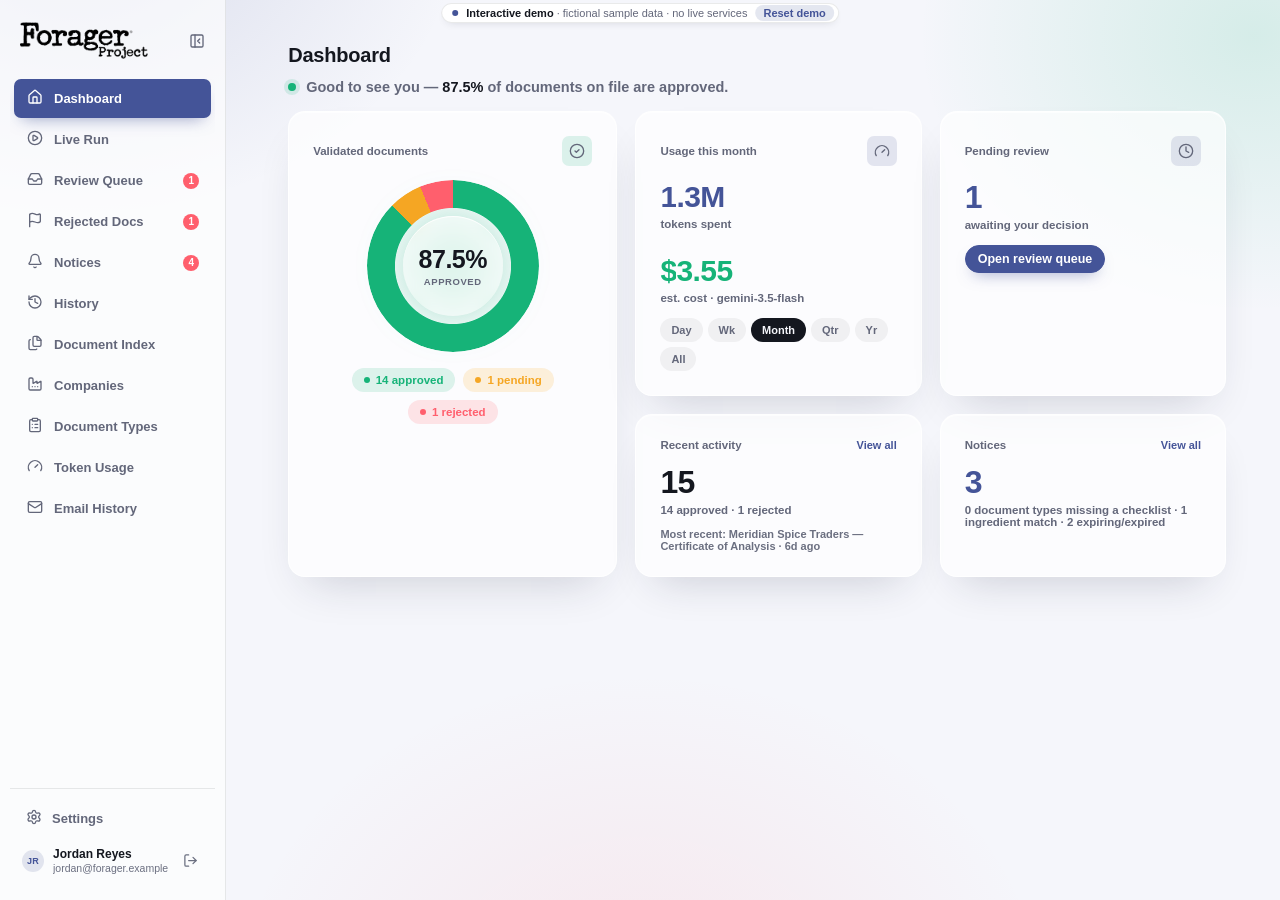
<file: app/index.html>
<!doctype html>
<html lang="en">
  <head>
    <meta charset="UTF-8" />
    <link rel="icon" type="image/svg+xml" href="./favicon.svg" />
    <meta name="viewport" content="width=device-width, initial-scale=1.0" />
    <title>Supplier Doc Pipeline — Forager</title>
    <script type="module" crossorigin src="./assets/index-Bnp_IaHm.js"></script>
    <link rel="modulepreload" crossorigin href="./assets/rolldown-runtime-Bh1tDfsg.js">
    <link rel="modulepreload" crossorigin href="./assets/preload-helper-1Y54ag1E.js">
    <link rel="stylesheet" crossorigin href="./assets/index-BGjuxm4I.css">
  </head>
  <body>
    <div id="root"></div>
  </body>
</html>
</file>
<file: app/assets/index-BGjuxm4I.css>
:root{--accent:#16b378;--accent-bg:#16b37824;--amber:#b8863a;--amber-bg:#f6ecdb;--amber-solid:#f5a623;--amber-solid-bg:#f5a62329;--red:#ff5f6d;--red-bg:#ff5f6d29;--status-text-pass:#0e7a51;--status-text-advisory:#8a5a05;--status-text-issues:#c62d3f;--brand:#445498;--brand-bg:#44549824;--bg:#f5f6fb;--panel:#ffffffa8;--panel-solid:#fff;--border:#14171f17;--text:#14171f;--text-secondary:#63677a;--text-tertiary:#6b6f80;--radius-xs:3px;--radius-sm:7px;--radius-md:12px;--radius-lg:17px;--radius-pill:999px;--radius:var(--radius-sm);--blur:blur(20px) saturate(160%);--shadow-card:0 22px 44px -20px #1e233c33, inset 0 1px 0 #fff9;--shadow-card-tight:0 4px 10px -6px #1e233c38, inset 0 1px 0 #fff9;--shadow-lift:0 8px 16px -8px #4454988c;--font-sans:-apple-system, "SF Pro Rounded", "Segoe UI Rounded", "Helvetica Neue", Roboto, sans-serif;--font-mono:ui-monospace, "SF Mono", Consolas, monospace;--lightningcss-light:initial;--lightningcss-dark: ;color-scheme:light dark}@media (prefers-color-scheme:dark){:root{--lightningcss-light: ;--lightningcss-dark:initial;--accent:#4ccb9a;--accent-bg:#4ccb9a2e;--amber:#e0ac5c;--amber-bg:#332818;--amber-solid:#f0b64f;--amber-solid-bg:#f0b64f33;--red:#ff7b87;--red-bg:#ff7b8733;--status-text-pass:var(--accent);--status-text-advisory:var(--amber-solid);--status-text-issues:var(--red);--brand:#4b5ea9;--brand-bg:#4b5ea938;--bg:#1c1d22;--panel:#2c2e36ad;--panel-solid:#2c2e36;--border:#ffffff18;--text:#eeeeed;--text-secondary:#aaabb1;--text-tertiary:#9a9ba3;--shadow-card:0 10px 26px -14px #00000080, inset 0 1px 0 #ffffff0d;--shadow-card-tight:0 3px 10px -6px #00000073, inset 0 1px 0 #ffffff0d}}:root[data-theme=light]{--lightningcss-light:initial;--lightningcss-dark: ;color-scheme:light;--accent:#16b378;--accent-bg:#16b37824;--amber:#b8863a;--amber-bg:#f6ecdb;--amber-solid:#f5a623;--amber-solid-bg:#f5a62329;--red:#ff5f6d;--red-bg:#ff5f6d29;--status-text-pass:#0e7a51;--status-text-advisory:#8a5a05;--status-text-issues:#c62d3f;--brand:#445498;--brand-bg:#44549824;--bg:#f5f6fb;--panel:#ffffffa8;--panel-solid:#fff;--border:#14171f17;--text:#14171f;--text-secondary:#63677a;--text-tertiary:#6b6f80;--shadow-card:0 22px 44px -20px #1e233c33, inset 0 1px 0 #fff9;--shadow-card-tight:0 4px 10px -6px #1e233c38, inset 0 1px 0 #fff9}:root[data-theme=dark]{--lightningcss-light: ;--lightningcss-dark:initial;color-scheme:dark;--accent:#4ccb9a;--accent-bg:#4ccb9a2e;--amber:#e0ac5c;--amber-bg:#332818;--amber-solid:#f0b64f;--amber-solid-bg:#f0b64f33;--red:#ff7b87;--red-bg:#ff7b8733;--status-text-pass:var(--accent);--status-text-advisory:var(--amber-solid);--status-text-issues:var(--red);--brand:#4b5ea9;--brand-bg:#4b5ea938;--bg:#1c1d22;--panel:#2c2e36ad;--panel-solid:#2c2e36;--border:#ffffff18;--text:#eeeeed;--text-secondary:#aaabb1;--text-tertiary:#9a9ba3;--shadow-card:0 10px 26px -14px #00000080, inset 0 1px 0 #ffffff0d;--shadow-card-tight:0 3px 10px -6px #00000073, inset 0 1px 0 #ffffff0d}*{box-sizing:border-box}html,body{height:100%}body{color:var(--text);font-family:var(--font-sans);font-variant-numeric:tabular-nums;background:radial-gradient(640px 480px at 6% -8%, #44549829, transparent 60%), radial-gradient(560px 460px at 98% 4%, #16b37824, transparent 60%), radial-gradient(680px 560px at 50% 112%, #ff5f6d1a, transparent 60%), var(--bg);background-attachment:fixed;margin:0;font-size:14px}*{scrollbar-width:thin;scrollbar-color:var(--text-tertiary) transparent}::-webkit-scrollbar{width:10px;height:10px}::-webkit-scrollbar-track{background:0 0}::-webkit-scrollbar-thumb{background-color:var(--text-tertiary);border-radius:var(--radius-pill);background-clip:padding-box;border:2px solid #0000}::-webkit-scrollbar-thumb:hover{background-color:var(--text-secondary);background-clip:padding-box}h1,h2{color:var(--text);margin:0}table{border-collapse:collapse;width:100%}@media (prefers-reduced-motion:reduce){*,:before,:after{scroll-behavior:auto!important;transition-duration:.01ms!important;animation-duration:.01ms!important;animation-iteration-count:1!important}}@media (prefers-reduced-transparency:reduce){:root{--panel:var(--panel-solid);--blur:none}}@media (prefers-contrast:more){:root{--border:#14171f59}:root[data-theme=dark]{--border:#ffffff59}}@media (prefers-contrast:more) and (prefers-color-scheme:dark){:root{--border:#ffffff59}}.dashboard-fin{font-variant-numeric:tabular-nums}.dashboard-fin .page-header{margin-bottom:12px}.fin-greeting{color:var(--text-secondary);align-items:center;gap:10px;margin:0 0 16px;font-size:14.5px;font-weight:600;display:flex}.fin-pulse{background:var(--accent);width:8px;height:8px;box-shadow:0 0 0 4px var(--accent-bg);border-radius:50%;flex:none}.fin-greeting-text{min-width:0}.fin-greeting strong{color:var(--text);font-weight:800}.range-pills{flex-wrap:wrap;gap:5px;display:flex}.range-pills button{font:inherit;border-radius:var(--radius-pill);color:var(--text-secondary);cursor:pointer;background:#14171f0d;border:none;padding:6px 11px;font-size:11px;font-weight:650}.range-pills button.on{background:var(--text);color:var(--bg)}.range-pills button:focus-visible{outline:2px solid var(--brand);outline-offset:2px}.range-pills button:disabled{opacity:.5;cursor:default}.ring-wrap{margin:6px auto 4px;position:relative}.ring-glow{filter:blur(16px);border-radius:50%;position:absolute;inset:12px}.ring{border-radius:50%;position:absolute;inset:0;-webkit-mask-image:radial-gradient(closest-side,#0000 67%,#000 68%);mask-image:radial-gradient(closest-side,#0000 67%,#000 68%)}.ring-center{background:var(--panel);-webkit-backdrop-filter:blur(10px);backdrop-filter:blur(10px);border-radius:50%;flex-direction:column;justify-content:center;align-items:center;display:flex;position:absolute;inset:21%;box-shadow:inset 0 1px #ffffffd9}.ring-big{letter-spacing:-.02em;font-size:25px;font-weight:800}.ring-lbl{text-transform:uppercase;letter-spacing:.06em;color:var(--text-secondary);margin-top:2px;font-size:9.5px;font-weight:700}.chip-row{flex-wrap:wrap;justify-content:center;gap:8px;margin-top:16px;display:flex}.validated-row{flex-wrap:wrap;align-items:center;gap:16px;display:flex}.validated-row .ring-wrap{flex:none;margin:0}.chip-col{flex-direction:column;align-items:flex-start;gap:6px;min-width:0;display:flex}.big-stat{letter-spacing:-.02em;font-size:30px;font-weight:800}.big-stat.display{font-size:32px;line-height:1}.big-stat.mint{color:var(--accent)}.big-stat.amber{color:var(--amber-solid)}.big-stat.violet{color:var(--brand)}.stat-sub-fin{color:var(--text-secondary);margin-top:4px;font-size:11.5px;font-weight:600}.history-row-fin{border-bottom:1px solid var(--border);flex-wrap:wrap;justify-content:space-between;align-items:center;gap:12px;padding:11px 0;display:flex}.history-row-fin:last-child{border-bottom:none}.history-left-fin{flex:auto;align-items:center;gap:10px;min-width:160px;display:flex}.history-dot-fin{border-radius:50%;flex:none;width:8px;height:8px}.history-dot-fin.approved{background:var(--accent)}.history-dot-fin.rejected{background:var(--red)}.history-text-fin{min-width:0}.history-doc-fin{white-space:nowrap;text-overflow:ellipsis;font-size:13px;font-weight:700;overflow:hidden}.history-meta-fin{color:var(--text-secondary);margin-top:1px;font-size:11px}.history-time-fin{color:var(--text-tertiary);white-space:nowrap;flex:none;margin-left:auto;font-size:11px;font-weight:600}.bento--compact{grid-template-rows:auto auto;grid-template-columns:1.15fr 1fr 1fr;gap:18px;display:grid}.bento--compact .card-validated{grid-area:1/1/3}.bento--compact .card-usage{grid-area:1/2}.bento--compact .card-pending{grid-area:1/3}.bento--compact .card-history{grid-area:2/2}.bento--compact .card-notices{grid-area:2/3}.bento--detailed{flex-direction:column;gap:18px;display:flex}.bento-row-top{z-index:2;grid-template-columns:1.15fr 1fr 1fr;gap:18px;display:grid;position:relative}.bento-row-bottom{z-index:1;grid-template-columns:1fr 1fr;gap:18px;min-height:0;display:grid;position:relative}.bento-row-bottom .card-history,.bento-row-bottom .card-notices{flex-direction:column;min-height:0;display:flex}.bento-row-bottom .card-scroll-list{flex:1;min-height:0;max-height:none}.card-history,.card-notices,.card-validated,.card-usage,.card-pending{min-width:0}.usage-row-fin{flex-wrap:wrap;gap:24px;margin-top:2px;display:flex}.glass-card.card-dense{padding:16px 18px}.card-dense .card-eyebrow{margin-bottom:10px}.card-dense .chip-col .pill{padding:5px 9px;font-size:10.5px}.glass-card.card-usage.card-dense{flex-direction:column;display:flex}.card-usage.card-dense .usage-content{flex-direction:column;flex:1;justify-content:center;display:flex}.card-usage.card-dense .big-stat{font-size:36px}.card-pending.card-dense .big-stat{font-size:42px}.bento--split{grid-template-columns:minmax(300px,1fr) 1.6fr;align-items:start;gap:18px;display:grid}.bento-split-left,.bento-split-right{flex-direction:column;gap:18px;min-width:0;display:flex}.bento-split-right .card-history{flex-direction:column;flex:1;min-height:0;display:flex}.bento-split-right .card-history .card-scroll-list{flex:1;min-height:0;max-height:none}.bento-split-right .card-notices .card-scroll-list{max-height:176px}.ui-dropdown.range-menu{min-width:0;display:inline-block}.range-menu .ui-dropdown-trigger{width:auto;font:inherit;color:var(--text-secondary);border-radius:var(--radius-pill);background:#14171f0d;border:none;align-items:center;gap:6px;padding:6px 12px;font-size:11px;font-weight:650;display:flex}.range-menu .ui-dropdown-trigger:hover{background:#14171f14}.range-menu .ui-dropdown-chevron{font-size:9px}.range-menu .ui-dropdown-menu{width:max-content;min-width:110px;left:auto;right:0}.range-menu .ui-dropdown-option{font-size:12.5px}.summary-recent-line{color:var(--text-tertiary);margin-top:12px;font-size:11px;font-weight:600}.card-scroll-list{flex-direction:column;min-width:0;max-height:234px;display:flex;overflow-y:auto}.card-scroll-list .fin-empty:only-child{flex:1;justify-content:center;align-items:center;margin:0;display:flex}@media (width<=820px){.bento--compact{grid-template-rows:auto;grid-template-columns:1fr}.bento--compact .card-validated,.bento--compact .card-usage,.bento--compact .card-pending,.bento--compact .card-history,.bento--compact .card-notices{grid-area:auto/1}.bento-row-top,.bento-row-bottom,.bento--split{grid-template-columns:1fr}.bento-split-right .card-history{flex:initial}.bento-split-right .card-history .card-scroll-list,.bento-split-right .card-notices .card-scroll-list{max-height:234px}.bento-row-bottom .card-scroll-list{flex:initial;max-height:234px}}.dt-card{flex-direction:column;display:flex}.dt-total{color:var(--text-secondary);font-size:11.5px;font-weight:700}.dt-create-btn{white-space:nowrap;text-overflow:ellipsis;width:100%;margin-bottom:14px;padding:14px 20px;font-size:14.5px;overflow:hidden}.dt-card .card-eyebrow{flex-wrap:wrap}.dt-header-actions{flex-wrap:wrap;flex:0 auto;justify-content:flex-end;align-items:center;gap:10px;min-width:0;margin-left:auto;display:flex}.dt-search-row{gap:8px;margin-bottom:10px;display:flex}.dt-search{flex:1;min-width:0}.dt-list{max-height:56vh;overflow-y:auto}.dt-row{border:none;border-bottom:1px solid var(--border);width:100%;color:var(--text);font:inherit;text-align:left;cursor:pointer;border-radius:var(--radius-sm);background:0 0;flex-wrap:wrap;justify-content:space-between;align-items:center;gap:12px;padding:13px 4px;display:flex}.dt-row:last-child{border-bottom:none}.dt-row:hover{background:#14171f0a}.dt-row:focus-visible{outline:2px solid var(--brand);outline-offset:-2px}.dt-row-main{flex:auto;min-width:0}.dt-row-name{white-space:nowrap;text-overflow:ellipsis;font-size:13px;font-weight:700;overflow:hidden}.dt-row-meta{color:var(--text-secondary);margin-top:2px;font-size:11px}.dt-trash-link{font:inherit;color:var(--brand);cursor:pointer;background:0 0;border:none;margin:0;padding:0;font-size:11px;font-weight:700;-webkit-text-decoration:underline #0000;text-decoration:underline #0000;transition:text-decoration-color .12s}.dt-trash-link:hover,.dt-trash-link:focus-visible{text-decoration-color:currentColor}.dt-row-right{flex:none;align-items:center;gap:10px;margin-left:auto;display:flex}.dt-row-chevron{color:var(--text-tertiary);font-size:12px}.dt-expiration{border-radius:var(--radius-md);border:1px solid var(--brand);background:var(--brand-bg);margin:4px 0 20px;padding:14px 16px}.dt-expiration-row{flex-wrap:wrap;justify-content:space-between;align-items:flex-start;gap:16px;display:flex}.dt-expiration-label-row{color:var(--brand);align-items:center;gap:7px;display:flex}.dt-expiration-label-row .section-label.dt-section-label{color:inherit}.dt-expiration-hint{color:var(--text-secondary);margin:3px 0 0;font-size:12.5px;font-weight:600}.dt-expiration-empty{margin-top:10px}.dt-expiration-toggle{flex:none;margin:1px 0 0}.dt-expiration-detected{border-radius:var(--radius-md);border:1px solid var(--amber-solid);background:var(--amber-solid-bg);margin:4px 0 20px;padding:14px 16px}.dt-expiration-detected-label-row{color:var(--amber-solid)}.dt-expiration-detected-line{color:var(--text);margin:10px 0 0;font-size:13.5px;line-height:1.5}.dt-expiration-quote{border-left:2px solid var(--amber-solid);color:var(--text-secondary);margin:8px 0 0;padding:6px 0 6px 12px;font-size:13px;font-style:italic;line-height:1.5}.dt-expiration-field-picker{margin-top:12px}.dt-expiration-field-select{flex:none;width:auto;min-width:160px}.dt-expiration-field-hint{color:var(--text-secondary);margin:6px 0 0;font-size:12px}.dt-expiration-fallback{border-top:1px solid var(--brand);margin-top:14px;padding-top:14px}.dt-expiration-fallback-label{color:var(--text-secondary);margin:0 0 8px;font-size:12.5px;font-weight:600}.dt-expiration-fallback-row{flex-wrap:wrap;align-items:center;gap:8px;display:flex}.dt-expiration-fallback-amount{flex:none;width:64px}.dt-expiration-fallback-unit{flex:none;width:auto;min-width:100px}.dt-expiration-fallback-after{color:var(--text-secondary);font-size:12.5px;font-weight:600}.dt-expiration-declaration{margin:4px 0 18px}.dt-mode-toggle{gap:8px;margin:14px 0 4px;display:flex}.section-label.dt-section-label{letter-spacing:-.01em;color:var(--text);font-size:18px;font-weight:800}.dt-kind-tag{text-transform:uppercase;letter-spacing:.05em;border-radius:var(--radius-pill);vertical-align:middle;margin-right:8px;padding:2px 7px;font-size:9.5px;font-weight:700;display:inline-block}.dt-kind-tag.field{color:var(--brand);background:var(--brand-bg)}.dt-kind-tag.rule{color:var(--accent);background:var(--accent-bg)}.severity-select.critical{color:var(--red);border-color:var(--red);background:var(--red-bg);font-weight:700}.severity-select.advisory{color:var(--amber-solid);border-color:var(--amber-solid);background:var(--amber-solid-bg);font-weight:700}.dt-modal-row{justify-content:center;align-items:flex-start;gap:16px;max-width:calc(100vw - 48px);max-height:85vh;display:flex}.dt-modal-row.dt-modal-row-stretch{align-items:stretch}.dt-modal-row .modal{flex-direction:column;flex:0 clamp(340px,32vw,480px);min-width:340px;max-height:85vh;margin:0;padding:0;display:flex;overflow:hidden}.dt-modal-row .modal-lg,.dt-modal-row .modal-xl{flex:0 clamp(360px,34vw,520px);width:auto}.dt-modal-scroll{flex:1;min-height:0;padding:26px;overflow-y:auto}.dt-docs-panel{background:var(--panel-solid);border-radius:var(--radius-lg);box-shadow:var(--shadow-card);border:1px solid #ffffff80;flex-direction:column;flex:0 clamp(460px,42vw,680px);width:clamp(460px,42vw,680px);min-width:460px;max-height:85vh;animation:.15s modal-in;display:flex;overflow:hidden}.dt-docs-panel.closing{animation:.15s forwards modal-out}.dt-docs-panel-scroll{text-align:left;flex-direction:column;flex:1;min-height:0;padding:20px;display:flex;overflow-y:auto}.dt-docs-panel-head{flex:none;justify-content:space-between;align-items:center;gap:12px;display:flex}.dt-docs-panel-title{margin:0}.dt-docs-panel-head-right{flex:none;align-items:center;gap:10px;display:flex}.dt-docs-count{font-family:var(--font-mono);color:var(--text-tertiary);flex:none;font-size:11px;font-weight:700}.dt-docs-filename{color:var(--text);white-space:nowrap;text-overflow:ellipsis;flex:none;align-items:center;gap:8px;margin-top:12px;font-size:12.5px;font-weight:700;display:flex;overflow:hidden}.dt-docs-select-label{border-radius:var(--radius-sm);border:1.5px solid var(--border);color:var(--text);flex:none;gap:10px;margin-top:8px;padding:9px 12px;font-size:13px;font-weight:600;transition:background .12s,border-color .12s,color .12s}.dt-docs-select-label:has(input:checked){background:var(--brand-bg);border-color:var(--brand);color:var(--brand);font-weight:700}.dt-docs-select-label input[type=checkbox]{appearance:none;border:1.5px solid var(--text-tertiary);background:var(--panel-solid);border-radius:6px;flex:none;place-content:center;width:20px;height:20px;margin:0;transition:background .12s,border-color .12s;display:grid}.dt-docs-select-label input[type=checkbox]:before{content:"";border:2px solid #fff;border-width:0 2px 2px 0;width:5px;height:9px;margin-top:-2px;transition:transform .12s;transform:rotate(45deg)scale(0)}.dt-docs-select-label input[type=checkbox]:checked{background:var(--brand);border-color:var(--brand)}.dt-docs-select-label input[type=checkbox]:checked:before{transform:rotate(45deg)scale(1)}.dt-docs-viewer-wrap{margin-top:8px;position:relative}.doc-viewer.dt-docs-viewer{height:460px}.dt-modal-row-stretch .dt-docs-viewer-wrap{flex:1;min-height:460px}.dt-modal-row-stretch .doc-viewer.dt-docs-viewer{height:100%}.dt-docs-nav{border:1px solid var(--border);background:var(--panel-solid);width:32px;height:32px;color:var(--text);cursor:pointer;box-shadow:var(--shadow-card);border-radius:50%;justify-content:center;align-items:center;font-size:18px;font-weight:700;display:flex;position:absolute;top:calc(50% + 4px);transform:translateY(-50%)}.dt-docs-nav:hover{background:var(--brand-bg);color:var(--brand)}.dt-docs-nav.prev{left:8px}.dt-docs-nav.next{right:8px}.dt-create-form{flex-direction:column;gap:10px;margin-top:4px;display:flex}.dt-create-desc{resize:vertical;min-height:92px;margin:0}.dt-doctype-combo{position:relative}.dt-doctype-menu{z-index:20;background:var(--panel-solid);border:1px solid var(--border);border-radius:var(--radius-md);max-height:220px;box-shadow:var(--shadow-card);padding:6px;position:absolute;top:calc(100% + 6px);left:0;right:0;overflow-y:auto}.dt-doctype-menu-head{letter-spacing:.04em;text-transform:uppercase;color:var(--text-tertiary);padding:6px 8px 4px;font-size:10.5px;font-weight:700}.dt-doctype-option{text-align:left;width:100%;color:var(--text);border-radius:var(--radius-sm);cursor:pointer;background:0 0;border:none;align-items:center;gap:8px;padding:8px;font-family:inherit;font-size:13px;display:flex}.dt-doctype-option:hover{background:var(--brand-bg)}.dt-doctype-option-count{color:var(--text-tertiary);background:var(--border);border-radius:var(--radius-pill);flex:none;margin-left:auto;padding:1px 7px;font-size:10.5px;font-weight:700}.dt-doctype-option-warn{color:var(--status-text-issues);background:var(--red-bg);border-radius:var(--radius-pill);flex:none;padding:1px 7px;font-size:10.5px;font-weight:700}.dt-modal-head{justify-content:space-between;align-items:flex-start;gap:16px;margin-bottom:16px;display:flex}.dt-schema-list{margin:0;padding:0;list-style:none}.dt-schema-row{border:1px solid var(--border);border-radius:var(--radius-md);background:#14171f05;align-items:flex-start;gap:12px;margin:10px 0;padding:14px 16px;display:flex}.dt-schema-row:first-child{margin-top:0}.dt-schema-row:last-child{margin-bottom:0}.dt-schema-dot{border-radius:50%;flex:none;width:8px;height:8px;margin-top:6px}.dt-schema-dot.critical{background:var(--red)}.dt-schema-dot.advisory{background:var(--amber-solid)}.dt-schema-text{flex:1;min-width:0}.dt-schema-name-row{flex-wrap:wrap;align-items:center;gap:8px;display:flex}.dt-schema-name-row strong{color:var(--text);font-size:13.5px;font-weight:700}.dt-schema-desc{color:var(--text-secondary);margin-top:2px;font-size:12.5px;line-height:1.5}.dt-edit-item{border:1px solid var(--border);border-radius:var(--radius-md);background:#14171f05;margin:8px 0;padding:4px 14px}.dt-edit-item.expanded{padding:4px 16px 14px}.dt-edit-item-head{width:100%;font:inherit;text-align:left;cursor:pointer;color:inherit;background:0 0;border:none;justify-content:space-between;align-items:center;gap:12px;padding:10px 0;display:flex}.dt-edit-item-title{min-width:0;color:var(--text-secondary);white-space:nowrap;text-overflow:ellipsis;flex:auto;font-size:13px;font-weight:700;overflow:hidden}.dt-edit-item-head-right{flex:none;align-items:center;gap:10px;display:flex}.dt-edit-chev{color:var(--text-tertiary);transition:transform .16s;display:inline-flex}.dt-edit-chev.open{transform:rotate(180deg)}.dt-edit-item-body{flex-direction:column;gap:4px;margin-top:2px;display:flex}.dt-edit-item-footer{justify-content:flex-end;margin-top:10px;display:flex}.dt-edit-label{text-transform:uppercase;letter-spacing:.04em;color:var(--text-tertiary);margin-top:8px;font-size:10.5px;font-weight:700}.dt-edit-label:first-of-type{margin-top:0}.dt-edit-textarea{resize:vertical;min-height:64px;margin:0}.dt-edit-item .severity-select{align-self:flex-start}.dt-draft-summary{margin:4px 0 16px}.dt-change-summary{color:var(--text-secondary);margin:14px 0 4px 20px;padding:0;font-size:13px;list-style:outside}.dt-change-summary li{margin:4px 0}.dt-trash-groups{max-height:56vh;margin-top:16px;overflow-y:auto}.dt-trash-group+.dt-trash-group{margin-top:18px}.dt-trash-group-head{text-transform:uppercase;letter-spacing:.02em;color:var(--text-tertiary);border-bottom:1px solid var(--border);padding:0 4px 6px;font-size:11px;font-weight:700}.dt-trash-list{margin:0;padding:0;list-style:none}.dt-trash-row{border-bottom:1px solid var(--border);justify-content:space-between;align-items:center;gap:12px;padding:13px 4px;display:flex}.dt-trash-row:last-child{border-bottom:none}.dt-trash-actions{flex:none;align-items:center;gap:8px;display:flex}.notices-section{margin-bottom:20px}.notices-section:last-child{margin-bottom:0}.notice-row-wide{align-items:flex-start;padding:11px 0}.notice-text{flex-direction:column;gap:2px;min-width:0;display:flex}.notice-text strong{white-space:nowrap;text-overflow:ellipsis;font-size:13px;font-weight:700;overflow:hidden}.notice-subtext{color:var(--text-secondary);white-space:nowrap;text-overflow:ellipsis;font-size:11.5px;overflow:hidden}.notice-row-wide:hover .notice-text strong{color:var(--brand)}.notice-expiry{color:var(--text-secondary);white-space:nowrap;flex-direction:column;flex:none;align-items:flex-end;gap:4px;font-size:11.5px;display:flex}.notices-split{grid-template-columns:minmax(280px,1fr) 1.6fr;align-items:start;gap:18px;display:grid}.notices-split-left,.notices-split-right{flex-direction:column;min-width:0;display:flex}.notices-split-left .notices-section:last-child,.notices-split-right .notices-section:last-child{margin-bottom:0}@media (width<=820px){.notices-split{grid-template-columns:1fr}}.consistency-flag .chev{color:var(--text-tertiary);flex:none;transition:transform .16s}.consistency-flag .chev.open{transform:rotate(180deg)}.consistency-flag-detail{padding:4px 0 14px}.consistency-compare{grid-template-columns:1fr 1fr;gap:10px;margin-bottom:12px;display:grid}@media (width<=640px){.consistency-compare{grid-template-columns:1fr}}.consistency-value-card{border:1.5px solid var(--red);background:var(--red-bg);border-radius:var(--radius-sm);padding:10px 12px}.consistency-value-doc{color:var(--text-secondary);flex-wrap:wrap;align-items:center;gap:6px;margin-bottom:4px;font-size:11px;font-weight:700;display:flex}.consistency-value-text{color:var(--text);font-size:13px;font-weight:600}.consistency-flag-actions{flex-wrap:wrap;gap:8px;display:flex}.hi-page{flex-direction:column;height:100%;min-height:0;display:flex}.table-scroll.hi-table-frame{flex-direction:column;flex:0 auto;min-height:0;display:flex;overflow:hidden}.hi-table-hscroll{flex-direction:column;flex:1;min-height:0;display:flex;overflow:auto hidden}.hi-table-scroll{flex:1;min-height:0;overflow:hidden auto}.hi-table{table-layout:fixed;width:100%;min-width:680px}.hi-table th:first-child,.hi-table td:first-child{width:18%}.hi-table th:nth-child(2),.hi-table td:nth-child(2){width:24%}.hi-table th:nth-child(3),.hi-table td:nth-child(3){width:22%}.hi-table th:nth-child(4),.hi-table td:nth-child(4),.hi-table th:nth-child(5),.hi-table td:nth-child(5){width:18%}.hi-table.hi-table-fixed-header{width:calc(100% - var(--scrollbar-w,0px));flex:none}.hi-table td{text-overflow:ellipsis;white-space:nowrap;overflow:hidden}.hi-table tr:last-child td{border-bottom:1px solid var(--border)}.hi-modal{background:var(--panel-solid);border-radius:var(--radius-lg);box-shadow:var(--shadow-card);border:1px solid #ffffff80;flex-direction:column;width:94vw;max-width:1400px;height:90vh;padding:20px;animation:.15s modal-in;display:flex}.hi-modal.closing{animation:.15s forwards modal-out}.hi-modal-header{justify-content:space-between;align-items:flex-start;gap:16px;margin-bottom:16px;display:flex}.hi-modal-title{font-size:17px;font-weight:800}.hi-modal-subtitle{color:var(--text-secondary);margin-top:2px;font-size:12.5px}.hi-layout{flex:1;gap:16px;min-height:0;display:flex}.hi-list{background:var(--panel);-webkit-backdrop-filter:var(--blur);border-radius:var(--radius-lg);contain:layout;border:1px solid #ffffff80;flex:0 0 340px;height:100%;overflow-y:auto;box-shadow:0 22px 44px -20px #1e233c52,inset 0 1px #fff9}.hi-list-row{border-bottom:1px solid var(--border);cursor:pointer;justify-content:space-between;align-items:center;gap:10px;padding:14px 18px;display:flex}.hi-list-row:hover{background:#14171f0a}.hi-list-row.selected{background:var(--brand-bg);border-bottom-color:#0000}.hi-list-row-main{min-width:0}.hi-list-row-name{white-space:nowrap;text-overflow:ellipsis;font-size:13px;font-weight:700;overflow:hidden}.hi-list-row-meta{color:var(--text-secondary);white-space:nowrap;text-overflow:ellipsis;margin-top:2px;font-size:11px;overflow:hidden}.hi-detail-collapse{grid-template-rows:0fr;transition:grid-template-rows .26s cubic-bezier(.4,0,.2,1);display:grid}.hi-detail-collapse.open{grid-template-rows:1fr}.hi-detail-collapse.no-transition{transition:none}.hi-detail-collapse-inner{opacity:0;min-height:0;transition:opacity .16s;overflow:hidden}.hi-detail-collapse.open .hi-detail-collapse-inner{opacity:1;transition:opacity .2s 80ms}.hi-list-row-detail{border-bottom:1px solid var(--border);background:#14171f0a;padding:4px 18px 18px}.hi-detail-title-row{flex-wrap:wrap;justify-content:space-between;align-items:center;gap:10px;display:flex}.hi-detail-meta{border:1px solid var(--border);border-radius:var(--radius-md);background:#14171f05;margin:10px 0 0;padding:12px 14px}.hi-detail-meta-row{gap:10px;padding:4px 0;font-size:12.5px;display:flex}.hi-detail-meta-row dt{color:var(--text-secondary);flex:0 0 100px;font-weight:600}.hi-detail-meta-row dd{word-break:break-word;min-width:0;margin:0}.doc-viewer.hi-viewer{flex:1;min-width:280px;height:100%;margin-top:0}@media (width<=900px){.hi-modal{border-radius:0;width:100vw;height:100vh}.hi-layout{flex-wrap:wrap;overflow-y:auto}.hi-list{flex:100%;height:auto;max-height:240px}.doc-viewer.hi-viewer{width:100%;height:60vh}}.di-page{flex-direction:column;height:100%;min-height:0;display:flex}.di-show-pending-label{border-left:1px solid var(--border);margin-left:auto;padding-left:14px}.di-empty-state{flex-direction:column;align-items:center;gap:6px;display:flex}.di-empty-icon{color:var(--text-tertiary);opacity:.5}.di-empty-title{color:var(--text-secondary);font-size:13px;font-weight:700}.table-scroll.di-table-frame{flex-direction:column;flex:1;min-height:0;display:flex;overflow:hidden}.di-table-hscroll{flex-direction:column;flex:1;min-height:0;display:flex;overflow:auto hidden}.di-table-scroll{flex:1;min-height:0;overflow:hidden auto}.di-load-more-hint{text-align:center;color:var(--text-tertiary);padding:10px 0 14px;font-size:12.5px}.di-table{table-layout:fixed;width:100%;min-width:700px}.di-table th:first-child,.di-table td:first-child{width:18%}.di-table th:nth-child(2),.di-table td:nth-child(2),.di-table th:nth-child(3),.di-table td:nth-child(3){width:17%}.di-table th:nth-child(4),.di-table td:nth-child(4){width:31%}.di-table th:nth-child(5),.di-table td:nth-child(5){width:11%}.di-table th:nth-child(6),.di-table td:nth-child(6){width:6%}.di-table.di-table-fixed-header{width:calc(100% - var(--scrollbar-w,0px));flex:none}.di-table td{text-overflow:ellipsis;white-space:nowrap;overflow:hidden}.di-modal{background:var(--panel-solid);border-radius:var(--radius-lg);box-shadow:var(--shadow-card);border:1px solid #ffffff80;flex-direction:column;width:94vw;max-width:1400px;height:90vh;padding:20px;animation:.15s modal-in;display:flex}.di-modal.closing{animation:.15s forwards modal-out}.di-modal-header{justify-content:space-between;align-items:flex-start;gap:16px;margin-bottom:16px;display:flex}.di-modal-header-actions{flex:none;align-items:center;gap:8px;display:flex}.di-modal-title{font-size:17px;font-weight:800}.di-modal-subtitle{color:var(--text-secondary);margin-top:2px;font-size:12.5px}.di-layout{flex:1;gap:16px;min-height:0;display:flex}.di-list{background:var(--panel);-webkit-backdrop-filter:var(--blur);border-radius:var(--radius-lg);contain:layout;border:1px solid #ffffff80;flex:0 0 340px;height:100%;overflow-y:auto;box-shadow:0 22px 44px -20px #1e233c52,inset 0 1px #fff9}.di-list-row{border-bottom:1px solid var(--border);cursor:pointer;justify-content:space-between;align-items:center;gap:10px;padding:14px 18px;display:flex}.di-item:last-child .di-list-row{border-bottom:none}.di-list-row:hover{background:#14171f0a}.di-list-row.selected{background:var(--brand-bg);border-bottom-color:#0000}.di-list-row-main{min-width:0}.di-list-row-name{white-space:nowrap;text-overflow:ellipsis;font-size:13px;font-weight:700;overflow:hidden}.di-list-row-meta{color:var(--text-secondary);white-space:nowrap;text-overflow:ellipsis;margin-top:2px;font-size:11px;overflow:hidden}.di-detail-collapse{grid-template-rows:0fr;transition:grid-template-rows .26s cubic-bezier(.4,0,.2,1);display:grid}.di-detail-collapse.open{grid-template-rows:1fr}.di-detail-collapse.no-transition{transition:none}.di-detail-collapse-inner{opacity:0;min-height:0;transition:opacity .16s;overflow:hidden}.di-detail-collapse.open .di-detail-collapse-inner{opacity:1;transition:opacity .2s 80ms}.di-list-row-detail{border-bottom:1px solid var(--border);background:#14171f0a;padding:4px 18px 18px}.di-item:last-child .di-list-row-detail{border-bottom:none}.di-detail-title-row{flex-wrap:wrap;justify-content:space-between;align-items:center;gap:10px;display:flex}.di-confidence{color:var(--text-secondary);font-size:11px;font-weight:600}.di-detail-meta{border:1px solid var(--border);border-radius:var(--radius-md);background:#14171f05;margin:10px 0 0;padding:12px 14px}.di-detail-meta-row{gap:10px;padding:4px 0;font-size:12.5px;display:flex}.di-detail-meta-row dt{color:var(--text-secondary);flex:0 0 100px;font-weight:600}.di-detail-meta-row dd{word-break:break-word;min-width:0;margin:0}.di-detail-meta-path{font-family:var(--font-mono,monospace);font-size:11.5px}.di-detail-actions{justify-content:flex-end;align-items:center;gap:12px;margin:12px 0 16px;display:flex}.doc-viewer.di-viewer{flex:1;min-width:280px;height:100%;margin-top:0}@media (width<=900px){.di-modal{border-radius:0;width:100vw;height:100vh}.di-layout{flex-wrap:wrap;overflow-y:auto}.di-list{flex:100%;height:auto;max-height:240px}.doc-viewer.di-viewer{width:100%;height:60vh}}.di-checklist-summary{border:1px solid var(--border);border-radius:var(--radius-md);background:#14171f05;justify-content:space-between;align-items:center;gap:12px;margin:0 0 16px;padding:12px 14px;display:flex}.di-checklist-summary-text{min-width:0}.di-checklist-counts{color:var(--text-secondary);font-size:12.5px}.company-matches{margin-bottom:20px}.company-matches-list{max-height:30vh;overflow-y:auto}.company-match-row{border-top:1px solid var(--border);border-radius:var(--radius-sm);justify-content:space-between;align-items:center;gap:16px;padding:10px 0;transition:background-color .6s;display:flex}.company-match-row:first-of-type{border-top:none}.company-match-row-highlight{background-color:var(--brand-bg)}.company-match-text{min-width:0;font-size:13px}.company-match-confidence{color:var(--text-secondary);margin-left:8px;font-size:11.5px;font-weight:600}.company-match-likely{color:var(--status-text-pass);background:var(--accent-bg);border-radius:var(--radius-pill);margin-left:8px;padding:2px 8px;font-size:10.5px;font-weight:700}.company-match-actions{flex:none;gap:8px;display:flex}.companies-empty-card{text-align:center;flex-direction:column;justify-content:center;align-items:center;gap:10px;padding:56px 24px;display:flex}.companies-empty-icon{color:var(--text-tertiary);opacity:.5}.companies-empty-message{padding:0}.company-panel{flex-direction:column;display:flex}.company-panel .card-eyebrow{flex-wrap:wrap}.company-panel-right{align-items:center;gap:10px;margin-left:auto;display:flex}.company-search-row{gap:8px;margin-bottom:14px;display:flex}.company-search{flex:1;min-width:0}.company-grid-scroll{height:340px;padding:10px;overflow-y:auto}.company-grid{grid-template-columns:repeat(auto-fill,minmax(min(240px,100%),1fr));gap:16px;display:grid}.company-card.glass-card{box-shadow:var(--shadow-card-tight)}.company-card{text-align:left;font:inherit;color:inherit;cursor:pointer;flex-direction:column;gap:10px;display:flex}.company-card-head{align-items:flex-start;gap:10px;display:flex}.company-card-name{overflow-wrap:break-word;min-width:0;padding-top:2px;font-size:14px;font-weight:700}.company-card-meta{color:var(--text-secondary);font-size:12px}.company-card-statuses{flex-wrap:wrap;gap:6px;display:flex}.company-modal-heading{align-items:center;gap:14px;display:flex}.company-avatar-upload{flex:none;position:relative}.company-avatar-upload-btn{border:2px solid var(--panel-solid);background:var(--brand);color:#fff;cursor:pointer;border-radius:50%;justify-content:center;align-items:center;width:22px;height:22px;font-size:11px;display:flex;position:absolute;bottom:-2px;right:-2px}.company-avatar-upload-btn:hover{filter:brightness(1.08)}.company-avatar-upload-btn:disabled{opacity:.6;cursor:default}.company-avatar-upload-error{color:var(--red);margin-top:4px;font-size:11.5px;font-weight:600}.company-aliases{flex-wrap:wrap;gap:6px;display:flex}.company-alias-chip{font:inherit;color:var(--text-secondary);border-radius:var(--radius-pill);background:#14171f0d;border:none;padding:4px 10px;font-size:11.5px;font-weight:600}.company-window-row{justify-content:center;align-items:stretch;gap:16px;max-width:calc(100vw - 48px);max-height:85vh;display:flex}.company-info-window{background:var(--panel-solid);border:1px solid var(--border);border-radius:var(--radius-lg);min-width:300px;max-height:85vh;box-shadow:var(--shadow-card);flex-direction:column;flex:0 clamp(300px,24vw,360px);animation:.15s modal-in;display:flex;overflow:hidden}.company-info-window.closing{animation:.15s forwards modal-out}.company-info-window-scroll{flex-direction:column;flex:1;gap:10px;min-height:0;padding:26px;display:flex;overflow-y:auto}.company-docs-window{background:var(--panel-solid);border:1px solid var(--border);border-radius:var(--radius-lg);min-width:800px;height:85vh;box-shadow:var(--shadow-card);flex-direction:column;flex:1200px;animation:.15s modal-in;display:flex;overflow:hidden}.company-docs-window.closing{animation:.15s forwards modal-out}.company-docs-header{border-bottom:1px solid var(--border);flex:none;justify-content:space-between;align-items:center;gap:12px;padding:16px 20px;display:flex}.company-docs-body{flex:1;min-height:0;display:flex;overflow:hidden}.company-docs-list{border-right:1px solid var(--border);flex:0 0 300px;overflow-y:auto}.company-doc-row{border:none;border-bottom:1px solid var(--border);width:100%;font:inherit;color:inherit;text-align:left;cursor:pointer;background:0 0;border-radius:0;justify-content:space-between;align-items:center;gap:10px;padding:14px 18px;display:flex}.company-docs-list .company-doc-row:last-child{border-bottom:none}.company-doc-row:hover{background:#14171f0a}.company-doc-row.selected{background:var(--brand-bg);border-bottom-color:#0000}.company-doc-row-main{min-width:0}.company-doc-row-name{white-space:nowrap;text-overflow:ellipsis;font-size:13px;font-weight:700;overflow:hidden}.company-doc-row-meta{color:var(--text-secondary);white-space:nowrap;text-overflow:ellipsis;margin-top:2px;font-size:11px;overflow:hidden}.company-doc-row-status{flex:none;align-items:center;gap:6px;display:flex}.company-doc-revalidate.spinning svg{animation:.8s linear infinite company-doc-revalidate-spin}@keyframes company-doc-revalidate-spin{to{transform:rotate(360deg)}}.doc-viewer.company-viewer{flex:1;min-width:280px;height:100%;margin-top:0}.company-viewer-empty{flex:1;justify-content:center;align-items:center;display:flex}.company-section-label{color:var(--text-secondary);justify-content:space-between;align-items:center;gap:8px;margin-top:6px;font-size:11.5px;font-weight:700;display:flex}.company-info-window-scroll>.company-section-label:first-child{margin-top:0}.company-contact-row,.company-contact-edit-row{flex-wrap:wrap;align-items:center;gap:10px;margin-top:4px;display:flex}.company-contact-value{font-family:var(--font-mono);color:var(--text);font-size:13px}.company-contact-empty{color:var(--text-tertiary);font-size:12.5px;font-style:italic}.company-contact-edit-row .input{flex:160px;min-width:0}.company-selected-chips{flex-wrap:wrap;gap:6px;display:flex}.company-selected-chip{color:var(--brand);background:var(--brand-bg);border-radius:var(--radius-pill);align-items:center;gap:6px;padding:5px 6px 5px 11px;font-size:12px;font-weight:700;display:flex}.company-selected-chip-remove{font:inherit;color:var(--brand);opacity:.65;cursor:pointer;background:0 0;border:none;padding:0;font-size:12px;line-height:1}.company-selected-chip-remove:hover{opacity:1;color:var(--red)}.company-doctype-controls{gap:8px;display:flex}.company-doctype-search{flex:1;min-width:0}.ui-dropdown.company-doctype-sort{flex:none;min-width:88px}.company-doctype-frame{border:1px solid var(--border);border-radius:var(--radius-md);flex:1;min-height:0;overflow:hidden}.company-doctype-list{height:100%;overflow-y:auto}.company-doctype-row{border:none;border-bottom:1px solid var(--border);width:100%;font:inherit;color:var(--text);text-align:left;cursor:pointer;background:0 0;border-radius:0;align-items:center;gap:10px;padding:9px 12px;font-size:12.5px;font-weight:600;display:flex}.company-doctype-list .company-doctype-row:last-child{border-bottom:none}.company-doctype-row:hover{background:#14171f0a}.company-doctype-row.active{background:var(--brand-bg)}.company-doctype-checkbox{border-radius:var(--radius-xs);border:1.5px solid var(--text-tertiary);color:#fff;flex:none;justify-content:center;align-items:center;width:15px;height:15px;font-size:10px;display:flex}.company-doctype-row.active .company-doctype-checkbox{background:var(--brand);border-color:var(--brand)}.company-doctype-name{text-overflow:ellipsis;white-space:nowrap;flex:1;min-width:0;overflow:hidden}.company-doctype-count{color:var(--text-tertiary);flex:none;font-size:11px}@media (width<=900px){.company-window-row{flex-wrap:wrap;max-height:none;overflow-y:auto}.company-info-window,.company-docs-window{flex:100%;width:100%;min-width:0}.company-docs-window{height:70vh}}.usage-toolbar{flex-wrap:wrap;justify-content:space-between;align-items:center;gap:10px 16px;margin-bottom:18px;display:flex}.usage-exclude-toggle{color:var(--text-secondary);cursor:pointer;-webkit-user-select:none;user-select:none;white-space:nowrap;align-items:center;gap:6px;font-size:11.5px;font-weight:650;display:flex}.usage-exclude-toggle input{accent-color:var(--brand);cursor:pointer}.bento--usage{grid-template-columns:1.15fr 1fr 1fr;gap:18px;display:grid}.card-usage-total,.card-usage-stage,.card-usage-actor{min-width:0}.card-usage-stage,.card-usage-actor,.card-usage-trend{flex-direction:column;display:flex}.card-usage-stage .fin-empty,.card-usage-actor .fin-empty,.card-usage-trend .fin-empty{flex:1;justify-content:center;align-items:center;margin:0;display:flex}.usage-bar-list{flex-direction:column;gap:11px;margin-top:4px;display:flex}.usage-bar-row{grid-template-columns:76px 1fr 48px;align-items:center;gap:10px;display:grid}.usage-bar-label{color:var(--text-secondary);white-space:nowrap;text-overflow:ellipsis;text-transform:capitalize;font-size:12px;font-weight:650;overflow:hidden}.usage-bar-track{border-radius:var(--radius-xs);background:#14171f0f;height:7px;overflow:hidden}.usage-bar-fill{border-radius:var(--radius-xs);background:var(--brand);height:100%;display:block}.usage-bar-value{color:var(--text);text-align:right;font-variant-numeric:tabular-nums;font-size:11.5px;font-weight:700}@media (width<=820px){.bento--usage{grid-template-columns:1fr}}.usage-actor-filter{min-width:128px}.usage-actor-filter .ui-dropdown-trigger{padding:5px 10px;font-size:11.5px}.table-scroll.usage-table-frame{flex-direction:column;display:flex;overflow:hidden}.usage-table-scroll{max-height:420px;overflow-y:auto}.usage-table-hscroll{overflow-x:auto}.usage-table{table-layout:fixed;width:100%;min-width:640px}.usage-table th:first-child,.usage-table td:first-child{width:11%}.usage-table th:nth-child(2),.usage-table td:nth-child(2){width:38%}.usage-table th:nth-child(3),.usage-table td:nth-child(3){width:9%}.usage-table th:nth-child(4),.usage-table td:nth-child(4){width:8%}.usage-table th:nth-child(5),.usage-table td:nth-child(5){width:14%}.usage-table th:nth-child(6),.usage-table td:nth-child(6){width:12%}.usage-table th:nth-child(7),.usage-table td:nth-child(7){width:8%}.usage-table.usage-table-fixed-header{width:calc(100% - var(--scrollbar-w,0px))}.usage-pager{justify-content:space-between;align-items:center;gap:12px;margin-top:14px;display:flex}.usage-pager-btns{align-items:center;gap:4px;display:flex}.trend-chart{align-items:flex-end;gap:3px;height:160px;padding-top:8px;display:flex}.trend-bar-col{flex-direction:column;flex-shrink:1;align-items:center;min-width:3px;display:flex}.trend-bar-track{align-items:flex-end;width:100%;max-width:28px;height:100px;display:flex}.trend-bar{border-radius:var(--radius-xs) var(--radius-xs) 0 0;background:var(--brand);width:100%}.trend-bar-value{width:100%;color:var(--text);white-space:nowrap;text-overflow:ellipsis;text-align:center;font-variant-numeric:tabular-nums;margin-bottom:4px;font-size:10.5px;font-weight:700;display:block;overflow:hidden}.trend-bar-label{width:100%;color:var(--text-tertiary);white-space:nowrap;text-overflow:ellipsis;text-align:center;margin-top:8px;font-size:9.5px;font-weight:600;display:block;overflow:hidden}.trend-bar-label-alt{margin-top:19px}.eh-panel{flex-direction:column;gap:14px;padding:20px;display:flex}.eh-panel-head{flex-wrap:wrap;align-items:center;gap:12px;display:flex}.eh-search{flex:220px;max-width:320px}.eh-status-filters{flex:none;gap:6px;display:flex}.eh-status-filter{border-radius:var(--radius-pill);border:1px solid var(--border);background:var(--panel-solid);color:var(--text-secondary);cursor:pointer;padding:6px 12px;font-family:inherit;font-size:12px;font-weight:700}.eh-status-filter:hover{background:var(--brand-bg)}.eh-status-filter.eh-active{background:var(--brand);color:#fff;border-color:#0000}.eh-empty-state{color:var(--text-tertiary);flex-direction:column;align-items:center;gap:10px;display:flex}.eh-split{grid-template-columns:350px 1fr;gap:16px;height:560px;display:grid}@media (width<=800px){.eh-split{grid-template-columns:1fr;height:auto}}.eh-list-pane{border-right:1px solid var(--border);flex-direction:column;padding-right:4px;display:flex;overflow-y:auto}@media (width<=800px){.eh-list-pane{border-right:none;border-bottom:1px solid var(--border);max-height:260px;padding-bottom:10px}}.eh-company-group{flex-direction:column;gap:1px;display:flex}.eh-company-group-sep{border-top:1px solid var(--border);margin-top:4px}.eh-group-header{background:var(--border);border-radius:var(--radius-xs);text-align:left;cursor:pointer;letter-spacing:.02em;width:100%;color:var(--text);border:none;justify-content:space-between;align-items:center;margin:8px 0 4px;padding:9px 10px;font-family:inherit;font-size:13px;font-weight:800;display:flex}.eh-group-header:hover{color:var(--brand)}.eh-list-pane>.eh-company-group:first-child .eh-group-header{margin-top:0}.eh-ingredient-group{flex-direction:column;gap:2px;display:flex}.eh-ingredient-group+.eh-ingredient-group{margin-top:2px}.eh-group-subheader{text-align:left;cursor:pointer;text-transform:uppercase;letter-spacing:.03em;width:100%;color:var(--text-tertiary);background:0 0;border:none;justify-content:space-between;align-items:center;padding:5px 4px 5px 14px;font-family:inherit;font-size:12px;font-weight:700;display:flex}.eh-group-subheader:hover{color:var(--brand)}.eh-chev{color:var(--text-tertiary);flex:none;transition:transform .16s}.eh-collapsed>.eh-group-header .eh-chev,.eh-ingredient-group.eh-collapsed .eh-group-subheader .eh-chev{transform:rotate(-90deg)}.eh-list-row{text-align:left;border-radius:var(--radius-sm);cursor:pointer;width:100%;color:var(--text);background:0 0;border:1px solid #0000;align-items:flex-start;gap:10px;padding:11px 12px;font-family:inherit;display:flex}.eh-ingredient-group .eh-list-row{width:calc(100% - 8px);margin-left:8px}.eh-list-row:hover{background:var(--brand-bg)}.eh-list-row.eh-active{background:var(--brand-bg);border-color:var(--brand)}.eh-status-dot{border-radius:50%;flex:none;width:9px;height:9px;margin-top:6px}.eh-status-dot-sent{background:var(--accent)}.eh-status-dot-draft{background:var(--text-tertiary)}.eh-status-dot-failed{background:var(--red)}.eh-list-row-text{flex-direction:column;gap:4px;min-width:0;display:flex}.eh-list-row-title{color:var(--text);white-space:nowrap;text-overflow:ellipsis;font-size:14.5px;font-weight:700;overflow:hidden}.eh-list-row-sub{color:var(--text-tertiary);white-space:nowrap;text-overflow:ellipsis;font-size:12.5px;overflow:hidden}.eh-list-row-tags{flex-wrap:wrap;align-items:center;gap:8px;display:flex}.eh-reason-tag{padding:2px 9px;font-size:11px;font-weight:700}.eh-detail-pane{min-width:0;overflow-y:auto}.eh-detail{flex-direction:column;gap:14px;height:100%;display:flex}.eh-detail-topline{flex-wrap:wrap;align-items:center;gap:10px;display:flex}.eh-detail-doc{color:var(--text-tertiary);font-size:12.5px}.eh-detail-actions{justify-content:flex-end;gap:10px;display:flex}.eh-fail-banner{color:var(--status-text-issues);background:var(--red-bg);border-radius:var(--radius-sm);padding:10px 12px;font-size:12.5px}.eh-email{background:var(--bg);border:1px solid var(--border);border-radius:var(--radius-sm);flex:auto;padding:14px 16px;overflow-y:auto}.eh-email-header{align-items:flex-start;gap:10px;display:flex}.eh-email-avatar{background:var(--brand);color:#fff;border-radius:50%;flex:none;justify-content:center;align-items:center;width:32px;height:32px;font-size:11.5px;font-weight:800;display:flex}.eh-email-header-text{flex-direction:column;gap:3px;min-width:0;display:flex}.eh-email-line{color:var(--text-secondary);overflow-wrap:anywhere;font-size:12.5px}.eh-email-label{min-width:38px;color:var(--text-tertiary);text-transform:uppercase;letter-spacing:.03em;margin-right:4px;font-size:10.5px;font-weight:700;display:inline-block}.eh-email-subject{color:var(--text);border-top:1px solid var(--border);margin:12px 0;padding-top:12px;font-size:14px;font-weight:700}.eh-email-body{white-space:pre-wrap;color:var(--text-secondary);font-size:13px;line-height:1.6}.settings-page{max-width:860px}.settings-banner{border-radius:var(--radius-sm);margin:0 0 14px;padding:10px 13px;font-size:13px;line-height:1.45}.settings-banner.ok{color:var(--accent);background:var(--accent-bg)}.settings-banner.error{color:var(--red);background:var(--red-bg)}.settings-card{background:var(--panel);-webkit-backdrop-filter:var(--blur);border:1px solid var(--border);border-radius:var(--radius-lg);box-shadow:var(--shadow-card-tight);margin-bottom:16px;padding:18px 20px}.settings-card-head{border-bottom:1px solid var(--border);align-items:center;gap:11px;margin-bottom:4px;padding-bottom:14px;display:flex}.settings-card-head h2{color:var(--text);margin:0;font-size:15px;font-weight:700}.settings-card-head p{color:var(--text-secondary);margin:2px 0 0;font-size:12px}.settings-card-head>button{margin-left:auto}.settings-icon{border-radius:var(--radius-sm);background:var(--brand-bg);width:28px;height:28px;color:var(--brand);flex:none;place-items:center;display:grid}.settings-row{border-bottom:1px solid var(--border);align-items:flex-end;gap:14px;padding:14px 0;display:flex}.settings-row:last-child{border-bottom:none;padding-bottom:2px}.settings-row>.btn{flex:none}.settings-field{flex-direction:column;flex:1;gap:7px;min-width:0;display:flex}.settings-field>span{color:var(--text);font-size:12px;font-weight:600}.settings-field small,.settings-hint{color:var(--text-tertiary);font-size:11.5px;line-height:1.45}.settings-dim{color:var(--text-tertiary);font-size:11.5px}.settings-sessions{color:var(--text-secondary);margin:0;padding:0;font-size:12.5px;list-style:none}.settings-sessions li{padding:2px 0}.settings-sessions em{color:var(--brand);font-style:normal;font-weight:600}.settings-newuser{border-bottom:1px solid var(--border);grid-template-columns:1fr 1fr 1fr auto auto;align-items:center;gap:8px;padding:14px 0;display:grid}.settings-newuser .settings-hint{grid-column:1/-1;margin:0}.settings-table{border-collapse:collapse;width:100%;margin-top:6px;font-size:13px}.settings-table th{text-align:left;text-transform:uppercase;letter-spacing:.06em;color:var(--text-tertiary);border-bottom:1px solid var(--border);padding:10px 8px;font-size:10.5px;font-weight:700}.settings-table td{border-bottom:1px solid var(--border);vertical-align:middle;color:var(--text);padding:11px 8px}.settings-table tr:last-child td{border-bottom:none}.settings-table tr.is-disabled td{opacity:.5}.settings-table em{color:var(--brand);font-style:normal;font-weight:600}.settings-role{padding:5px 8px;font-size:12px}.settings-actions{flex-wrap:wrap;justify-content:flex-end;gap:6px;display:flex}@media (width<=780px){.settings-newuser{grid-template-columns:1fr 1fr}.settings-row{flex-direction:column;align-items:stretch}}.settings-num{max-width:130px}.settings-inline{align-items:center;gap:8px;display:flex}.settings-code{font-family:var(--font-mono);color:var(--text-secondary);word-break:break-all;font-size:11.5px}.settings-pill{border-radius:var(--radius-pill);letter-spacing:.04em;text-transform:uppercase;flex:none;align-self:center;padding:3px 10px;font-size:10.5px;font-weight:800}.settings-pill.ok{color:var(--accent);background:var(--accent-bg)}.settings-pill.bad{color:var(--red);background:var(--red-bg)}.pref-disclosure{border:1px solid var(--border);border-radius:var(--radius-md);background:#14171f05;margin-top:10px}.pref-head{width:100%;font:inherit;text-align:left;cursor:pointer;background:0 0;border:none;justify-content:space-between;align-items:center;gap:10px;padding:11px 14px;display:flex}.pref-head:hover{background:#14171f08}.pref-head-label{color:var(--text);font-size:12.5px;font-weight:650}.pref-head-right{align-items:center;gap:10px;display:flex}.pref-head-value{color:var(--text-secondary);font-size:12px}.pref-chev{color:var(--text-tertiary);transition:transform .16s;display:flex}.pref-chev.open{transform:rotate(180deg)}.pref-body{gap:18px;padding:2px 14px 16px;display:flex}.pref-preview{flex:0 0 190px}.pref-preview-name{color:var(--text);align-items:center;gap:6px;margin-top:8px;font-size:12px;font-weight:700;display:flex}.pref-badge{letter-spacing:.04em;text-transform:uppercase;border-radius:var(--radius-pill);background:var(--accent-bg);color:var(--accent);padding:2px 6px;font-size:9px;font-weight:800}.pref-badge.new{background:var(--brand-bg);color:var(--brand)}.pref-preview-desc{color:var(--text-tertiary);margin:3px 0 0;font-size:11px;line-height:1.4}.pref-options{flex-direction:column;flex:1;gap:4px;min-width:0;display:flex}.pref-option{border-radius:var(--radius-sm);cursor:pointer;text-align:left;font:inherit;background:0 0;border:1px solid #0000;align-items:center;gap:10px;padding:6px 8px;display:flex}.pref-option:hover{background:#14171f0a}.pref-option.selected{border-color:var(--brand);background:var(--brand-bg)}.pref-option-label{color:var(--text);flex:1;font-size:12px;font-weight:600}.pref-option.selected .pref-option-label{color:var(--brand)}.pref-option-tag{letter-spacing:.03em;text-transform:uppercase;color:var(--text-tertiary);flex:none;font-size:9px;font-weight:800}.pref-option-thumb{background:var(--panel-solid);border:1px solid var(--border);border-radius:4px;flex:none;width:46px;height:28px;position:relative;overflow:hidden}.preview-thumb{background:var(--panel-solid);border:1px solid var(--border);border-radius:6px;width:100%;height:108px;position:relative;overflow:hidden}.pt-bar{border-radius:2px;position:absolute}.pt-theme-light{background:var(--panel-solid)}.pt-theme-dark{background:#1b1c22}.pt-theme-system{background:linear-gradient(to right, var(--panel-solid) 50%, #1b1c22 50%)}.pt-theme-light .pt-bar,.pt-theme-system .pt-bar.l{background:#cfd2de}.pt-theme-dark .pt-bar,.pt-theme-system .pt-bar.r{background:#45474f}.pt-head{border-radius:3px;height:14%;top:10%;left:6%;right:6%}.pt-line1{width:60%;height:9%;top:34%;left:6%}.pt-line2{width:40%;height:9%;top:52%;left:6%}.pt-theme-system .pt-head.l{left:4%;right:52%}.pt-theme-system .pt-head.r{left:52%;right:4%}.pt-theme-system .pt-line1.l{width:22%;left:4%}.pt-theme-system .pt-line1.r{width:22%;left:52%}.pt-layout-top .pt-topbar{background:#1b1c22;height:21%;position:absolute;top:0;left:0;right:0}.pt-layout-top .pt-block{background:var(--brand-bg);border-radius:3px;width:26%;height:59%;position:absolute;top:31%}.pt-layout-top .pt-block:nth-child(2){left:6%}.pt-layout-top .pt-block:nth-child(3){left:37%}.pt-layout-top .pt-block:nth-child(4){left:68%}.pt-layout-side .pt-sidebar{background:#1b1c22;width:18%;position:absolute;top:0;bottom:0;left:0}.pt-layout-side .pt-block{background:var(--brand-bg);border-radius:3px;width:34%;height:72%;position:absolute;top:14%}.pt-layout-side .pt-block:nth-child(2){left:24%}.pt-layout-side .pt-block:nth-child(3){left:62%}.pt-dash-compact .pt-block{background:var(--brand-bg);border-radius:3px;width:27%;position:absolute;top:14%;bottom:14%}.pt-dash-compact .pt-block:first-child{left:5%}.pt-dash-compact .pt-block:nth-child(2){left:36%}.pt-dash-compact .pt-block:nth-child(3){left:68%}.pt-dash-detailed .pt-block{background:var(--brand-bg);border-radius:3px;height:38%;position:absolute;left:6%;right:6%}.pt-dash-detailed .pt-block:first-child{top:10%}.pt-dash-detailed .pt-block:nth-child(2){top:55%}.pt-dash-split .pt-block:first-child{background:var(--brand-bg);border-radius:3px;width:40%;position:absolute;top:10%;bottom:10%;left:6%}.pt-dash-split .pt-block:nth-child(2){background:var(--brand-bg);border-radius:3px;height:38%;position:absolute;top:10%;left:50%;right:6%}.pt-dash-split .pt-block:nth-child(3){background:var(--brand-bg);border-radius:3px;height:38%;position:absolute;top:55%;left:50%;right:6%}.pt-notice-stacked .pt-block{background:var(--brand-bg);border-radius:3px;height:21%;position:absolute;left:6%;right:6%}.pt-notice-stacked .pt-block:first-child{top:10%}.pt-notice-stacked .pt-block:nth-child(2){top:38%}.pt-notice-stacked .pt-block:nth-child(3){top:66%}.pt-notice-split .pt-block:first-child{background:var(--brand-bg);border-radius:3px;width:44%;position:absolute;top:10%;bottom:10%;left:6%}.pt-notice-split .pt-block:nth-child(2){background:var(--border);border-radius:3px;position:absolute;inset:10% 6% 10% 54%}.app{flex-direction:column;max-width:1100px;height:100svh;margin:0 auto;padding:20px 24px 0;display:flex;overflow:hidden}.shell-side{align-items:stretch;height:100svh;display:flex}.sidebar{background:var(--panel);height:100svh;-webkit-backdrop-filter:var(--blur);border:none;border-right:1px solid var(--border);border-radius:0;flex-direction:column;flex:0 0 216px;padding:18px 10px;transition:flex-basis .18s;display:flex;position:sticky;top:0}.sidebar.collapsed{flex-basis:64px;padding:18px 8px}.sidebar-top{justify-content:space-between;align-items:center;gap:4px;margin:4px 0 20px;padding:0 4px 0 10px;display:flex}.sidebar.collapsed .sidebar-top{gap:0;padding:0 10px}.sidebar-logo{opacity:1;cursor:pointer;background:0 0;border:none;justify-content:flex-start;align-items:center;min-width:0;max-width:160px;padding:0;transition:max-width .18s,opacity .18s;display:flex;overflow:hidden}.sidebar.collapsed .sidebar-logo{opacity:0;max-width:0}.sidebar-logo .brand-mark{width:128px;max-width:100%;height:auto}.sidebar-collapse-btn{border-radius:var(--radius-sm);width:28px;height:28px;color:var(--text-secondary);cursor:pointer;background:0 0;border:none;flex:none;justify-content:center;align-items:center;display:flex}.sidebar-collapse-btn:hover{color:var(--text);background:#14171f0d}.sidebar-collapse-btn:focus-visible{outline:2px solid var(--brand);outline-offset:2px}.sidebar-nav{flex-direction:column;flex:1;gap:2px;min-height:110px;padding:0 4px;display:flex;overflow-y:auto}.sidebar-tab{border-radius:var(--radius-sm);color:var(--text-secondary);font:inherit;cursor:pointer;text-align:left;background:0 0;border:none;align-items:center;gap:10px;width:100%;padding:10px 12px;font-size:13px;font-weight:650;display:flex}.sidebar-tab:hover:not(:disabled):not(.active){background:#14171f0d}.sidebar-tab:focus-visible{outline:2px solid var(--brand);outline-offset:2px}.sidebar-tab.active{background:var(--brand);color:#fff;box-shadow:var(--shadow-lift)}.sidebar-tab-icon-wrap{flex:none;justify-content:center;align-items:center;width:18px;display:inline-flex;position:relative}.sidebar-tab-icon{text-align:center;font-size:13px}.sidebar-tab-label{opacity:1;white-space:nowrap;text-overflow:ellipsis;flex:1;min-width:0;max-width:160px;transition:max-width .18s,opacity .18s;overflow:hidden}.nav-badge{border-radius:var(--radius-pill);background:var(--red);color:#fff;text-align:center;flex:none;min-width:16px;height:16px;padding:0 5px;font-size:10px;font-weight:800;line-height:16px}.sidebar-tab-icon-wrap .nav-badge-dot{min-width:14px;height:14px;padding:0 3px;font-size:9px;line-height:14px;position:absolute;top:-6px;right:-8px}.sidebar.collapsed .sidebar-tab{padding-right:0}.sidebar.collapsed .sidebar-tab-label{opacity:0;max-width:0}.sidebar.collapsed .soon-badge{display:none}.sidebar-footer{border-top:1px solid var(--border);flex-direction:column;gap:2px;margin-top:10px;padding:10px 4px 0;display:flex}.sidebar-tab.soon{cursor:default;opacity:.65}.soon-badge{letter-spacing:.04em;text-transform:uppercase;background:var(--brand-bg);color:var(--brand);border-radius:var(--radius-pill);flex:none;padding:2px 6px;font-size:9px;font-weight:800}.sidebar-user{border-radius:var(--radius-sm);align-items:center;gap:9px;min-width:0;padding:7px 8px;display:flex}.sidebar-user-avatar{background:var(--brand-bg);width:22px;height:22px;color:var(--brand);letter-spacing:.02em;border-radius:50%;flex:none;place-items:center;font-size:9px;font-weight:800;display:grid}.sidebar-user-meta{flex-direction:column;min-width:0;line-height:1.25;display:flex}.sidebar-user-name{color:var(--text);font-size:12px;font-weight:600}.sidebar-user-name,.sidebar-user-email{text-overflow:ellipsis;white-space:nowrap;overflow:hidden}.sidebar-user-email{color:var(--text-tertiary);font-size:10.5px}.sidebar-signout{border-radius:var(--radius-xs);width:26px;height:26px;color:var(--text-tertiary);cursor:pointer;background:0 0;border:none;flex:none;place-items:center;margin-left:auto;padding:0;display:grid}.sidebar-signout:hover{background:var(--red-bg);color:var(--red)}.sidebar-signout:focus-visible{outline:2px solid var(--brand);outline-offset:1px}.sidebar.collapsed .sidebar-user{justify-content:center;padding-inline:0}.sidebar.collapsed .sidebar-user-avatar,.sidebar.collapsed .sidebar-user-meta{display:none}.sidebar.collapsed .sidebar-signout{margin-left:0}.avatar-placeholder{background:linear-gradient(135deg, var(--text-tertiary), var(--border));border-radius:50%;flex:none;width:18px;height:18px}.company-avatar{letter-spacing:.2px;background:hsl(var(--avatar-hue) 70% 92%);color:hsl(var(--avatar-hue) 55% 32%);border-radius:50%;flex:none;justify-content:center;align-items:center;font-weight:700;display:flex}:root[data-theme=dark] .company-avatar{background:hsl(var(--avatar-hue) 34% 26%);color:hsl(var(--avatar-hue) 65% 80%)}@media (prefers-color-scheme:dark){:root:not([data-theme=light]) .company-avatar{background:hsl(var(--avatar-hue) 34% 26%);color:hsl(var(--avatar-hue) 65% 80%)}}.company-avatar-img{object-fit:cover;border-radius:50%;flex:none}.app-content{flex-direction:column;flex:1;min-width:0;height:100svh;padding:24px 24px 0 32px;display:flex}.topbar{flex-wrap:wrap;justify-content:space-between;align-items:center;gap:16px;padding-bottom:14px;display:flex}.brand{align-items:center;gap:10px;display:flex}.brand-mark{flex:none;width:auto;height:32px;display:block}:root[data-theme=dark] .brand-mark{filter:invert()}@media (prefers-color-scheme:dark){:root:not([data-theme=light]) .brand-mark{filter:invert()}}.subtitle{color:var(--text-secondary);margin-top:1px;font-size:11px;font-weight:600}.tabs{z-index:40;background:var(--panel);-webkit-backdrop-filter:var(--blur);border-radius:var(--radius-pill);box-shadow:var(--shadow-card);border:1px solid #ffffff80;flex-wrap:wrap;gap:2px;margin-bottom:22px;padding:5px;display:flex;position:sticky;top:14px}.tab{font:inherit;border-radius:var(--radius-pill);color:var(--text-secondary);cursor:pointer;background:0 0;border:none;padding:9px 16px;font-size:13px;font-weight:650}.tab:hover{background:#14171f0d}.tab:focus-visible{outline:2px solid var(--brand);outline-offset:2px}.tab.active{color:#fff;background:var(--brand);box-shadow:var(--shadow-lift)}.tab.active:hover{background:var(--brand)}.main{flex:1;min-width:0;min-height:0;padding:20px 30px 40px;overflow-y:auto}.page-header{flex-wrap:wrap;justify-content:space-between;align-items:center;gap:10px;margin-bottom:18px;display:flex}.page-header h2{letter-spacing:-.01em;font-size:20px;font-weight:800}.count-badge{color:var(--text-secondary);background:var(--panel);border:1px solid var(--border);border-radius:var(--radius-pill);padding:4px 12px;font-size:12px;font-weight:700}.count-badge.accent{color:var(--brand);background:var(--brand-bg);border:none}.page-header-actions{flex-wrap:wrap;justify-content:flex-end;align-items:center;gap:12px;display:flex}.tokens-badge{color:var(--brand);background:var(--brand-bg);border-radius:var(--radius-pill);white-space:nowrap;border:none;padding:5px 13px;font-size:12px;font-weight:700}.glass-card{background:var(--panel);-webkit-backdrop-filter:var(--blur);border-radius:var(--radius-lg);box-shadow:var(--shadow-card);border:1px solid #fffc;padding:24px}.card-eyebrow{color:var(--text-secondary);justify-content:space-between;align-items:center;gap:8px;margin-bottom:14px;font-size:11.5px;font-weight:700;display:flex}.card-icon-chip{border-radius:var(--radius-sm);flex:none;justify-content:center;align-items:center;width:30px;height:30px;font-size:14px;display:flex}.card-icon-chip.mint{background:var(--accent-bg)}.card-icon-chip.amber{background:var(--amber-solid-bg)}.card-icon-chip.violet{background:var(--brand-bg)}.card-link{font:inherit;color:var(--brand);cursor:pointer;background:0 0;border:none;padding:0;font-size:11px;font-weight:700}.card-link:hover{text-decoration:underline}.notice-list{flex-direction:column;min-width:0;display:flex}.notice-row{border:none;border-bottom:1px solid var(--border);width:100%;min-width:0;font:inherit;text-align:left;cursor:pointer;color:inherit;background:0 0;flex-wrap:wrap;justify-content:space-between;align-items:center;gap:10px;padding:9px 0;display:flex}.notice-row:last-child{border-bottom:none}.notice-row:hover .notice-doctype{color:var(--brand)}.notice-row:focus-visible{outline:2px solid var(--brand);outline-offset:2px}.notice-doctype{white-space:nowrap;text-overflow:ellipsis;flex:1;min-width:120px;font-size:13px;font-weight:700;overflow:hidden}.notice-row>.status-badge{flex:none;margin-left:auto}.fin-empty{color:var(--text-tertiary);padding:6px 0;font-size:11.5px;font-weight:600}.pill{border-radius:var(--radius-pill);font:inherit;white-space:nowrap;color:var(--text-secondary);cursor:pointer;border:none;align-items:center;gap:6px;padding:6px 12px;font-size:11.5px;font-weight:700;display:inline-flex}.pill i{background:currentColor;border-radius:50%;flex:none;width:6px;height:6px}.pill.approved{background:var(--accent-bg);color:var(--accent)}.pill.pending{background:var(--amber-solid-bg);color:var(--amber-solid)}.pill.rejected{background:var(--red-bg);color:var(--red)}.pill:focus-visible{outline:2px solid var(--brand);outline-offset:2px}.btn{font:inherit;border-radius:var(--radius-pill);border:1px solid var(--border);background:var(--panel);color:var(--text);cursor:pointer;padding:9px 16px;font-weight:650;transition:transform .1s ease-out,border-color .12s}.btn:hover:not(:disabled){border-color:var(--brand)}.btn:active:not(:disabled){transform:scale(.97)}.btn:focus-visible{outline:2px solid var(--brand);outline-offset:2px}.btn:disabled{opacity:.5;cursor:not-allowed}.btn.primary{background:var(--brand);border-color:var(--brand);color:#fff;box-shadow:var(--shadow-lift)}.btn.primary:hover:not(:disabled){border-color:var(--brand);filter:brightness(1.06)}.btn.danger{background:var(--red-bg);color:var(--red);border-color:#0000;font-weight:700}.btn.danger:hover:not(:disabled){background:var(--red);color:#fff;border-color:var(--red)}.btn.danger.confirm-modal-primary{background:var(--red);border-color:var(--red);color:#fff;box-shadow:var(--shadow-lift)}.btn.danger.confirm-modal-primary:hover:not(:disabled){background:var(--red);border-color:var(--red);filter:brightness(1.08)}.btn.ghost{background:0 0}.btn.small{padding:6px 12px;font-size:12.5px}.btn.icon-only{justify-content:center;align-items:center;width:30px;height:30px;padding:0;display:inline-flex}.timeline{margin-top:8px}.timeline-row{gap:16px;display:flex}.stage-doc-count{font-family:var(--font-mono);color:var(--text-tertiary);font-size:13px;font-weight:500}.timeline-track{flex-direction:column;flex-shrink:0;align-items:center;width:28px;display:flex}.timeline-dot{border:2px solid var(--border);background:var(--panel);width:22px;height:22px;color:var(--panel);border-radius:50%;flex-shrink:0;justify-content:center;align-items:center;font-size:12px;font-weight:700;transition:border-color .3s,background-color .3s,box-shadow .3s;display:flex}.timeline-dot.active{border-color:var(--amber);box-shadow:0 0 0 4px var(--amber-bg);animation:1.4s ease-in-out infinite dot-pulse}.timeline-dot.done{border-color:var(--accent);background:var(--accent);color:var(--panel);animation:.3s ease-out dot-pop}.timeline-dot.flagged,.timeline-dot.empty{border-color:var(--red);background:var(--red);color:var(--panel);animation:.3s ease-out dot-pop}.timeline-dot.skipped{border-color:var(--text-tertiary);background:var(--panel);color:var(--text-tertiary);animation:.3s ease-out dot-pop}.timeline-connector{background:var(--border);flex:1;width:2px;min-height:24px;margin:3px 0;transition:background-color .5s .1s}.timeline-connector.filled{background:var(--accent)}.timeline-connector.filled-red{background:var(--red)}.timeline-content{flex:1;padding-bottom:26px}.timeline-label{color:var(--text-tertiary);margin-bottom:4px;font-weight:600;transition:color .3s}.timeline-label.active{color:var(--amber)}.timeline-label.active:after{content:"";animation:1.2s steps(4,jump-none) infinite label-ellipsis}@keyframes label-ellipsis{0%{content:""}25%{content:"."}50%{content:".."}75%,to{content:"..."}}.timeline-label.done{color:var(--text)}.timeline-label.flagged,.timeline-label.empty{color:var(--red)}.timeline-label.skipped{color:var(--text-tertiary)}.timeline-message{color:var(--text-secondary);opacity:0;font-size:12.5px;line-height:1.6;animation:.35s forwards message-in;transform:translateY(-4px)}.timeline-message.usage{font-family:var(--font-mono);color:var(--text-tertiary);font-size:11.5px}.live-run-email+.live-run-email{border-top:1px solid var(--border);margin-top:8px;padding-top:20px}.live-run-email-header{letter-spacing:.04em;text-transform:uppercase;color:var(--text-tertiary);margin-bottom:6px;font-size:11px;font-weight:700}.live-run-email-subtitle{color:var(--text-secondary);margin-bottom:10px;font-size:12.5px}.live-run-scope{align-items:center;gap:8px;display:flex}.live-run-scope-label{white-space:nowrap;color:var(--text-tertiary);font-size:12px;font-weight:600}.live-run-scope-select{min-width:108px}.live-run-scope-select .ui-dropdown-trigger{padding:6px 10px;font-size:12px}.live-run-page{flex-direction:column;min-height:100%;display:flex}.live-run-empty{text-align:center;flex-direction:column;flex:1;justify-content:center;align-items:center;gap:16px;padding:48px 24px;display:flex}.live-run-empty-text{color:var(--text-secondary);max-width:440px;margin:0;font-size:13px;font-weight:600}.live-run-empty-last{color:var(--text-tertiary);margin:0;font-size:11.5px;font-weight:600}.run-result{background:var(--accent-bg);color:var(--accent);border:1px solid var(--accent);border-radius:var(--radius);margin-top:8px;padding:10px 14px;font-size:13px}@keyframes dot-pulse{0%,to{box-shadow:0 0 0 4px var(--amber-bg)}50%{box-shadow:0 0 0 8px var(--amber-bg)}}@keyframes dot-pop{0%{transform:scale(.6)}60%{transform:scale(1.15)}to{transform:scale(1)}}@keyframes message-in{to{opacity:1;transform:translateY(0)}}.empty-state{color:var(--text-secondary);text-align:center;padding:24px;font-size:14px;font-weight:600}.error-banner{background:var(--red-bg);color:var(--status-text-issues);border-radius:var(--radius-md);border:none;margin-bottom:12px;padding:10px 14px;font-size:13px;font-weight:650}.card{background:var(--panel);-webkit-backdrop-filter:var(--blur);border-radius:var(--radius-lg);box-shadow:var(--shadow-card);border:1px solid #ffffff80;margin-bottom:14px;padding:18px 20px}.card-head{justify-content:space-between;align-items:flex-start;gap:16px;display:flex}.card-title{font-weight:800}.card-head>:first-child{min-width:0}.card-meta{color:var(--text-tertiary);overflow-wrap:anywhere;margin-top:2px;font-size:11px;font-weight:600}.card-body{color:var(--text-secondary);margin-top:10px;font-size:13px;line-height:1.6}.card-actions{gap:8px;margin-top:14px;display:flex}.doc-viewer{border:1px solid var(--border);border-radius:var(--radius-md);background:var(--panel-solid);width:100%;height:600px;margin-top:14px}.doc-viewer-message{text-align:center;color:var(--text-secondary);flex-direction:column;justify-content:center;align-items:center;gap:6px;padding:24px;display:flex}.doc-viewer-message-detail{max-width:420px;font-size:11px}.doc-viewer-frame-shell{position:relative;overflow:hidden}.doc-viewer-frame{border:none;width:100%;height:100%;display:block;position:absolute;inset:0}.doc-viewer-frame-loading{background:var(--panel-solid);z-index:1;justify-content:center;align-items:center;display:flex;position:absolute;inset:0}.doc-viewer-spinner{color:var(--text-tertiary);animation:.8s linear infinite doc-viewer-spin}@keyframes doc-viewer-spin{to{transform:rotate(360deg)}}.doc-viewer-download{z-index:2;background:var(--panel-solid);box-shadow:var(--shadow-card);position:absolute;top:10px;right:10px}.doc-viewer-relink{flex-direction:column;align-items:center;gap:8px;width:100%;max-width:420px;margin-top:10px;display:flex}.doc-viewer-relink .input{width:100%}.doc-viewer-relink-error{color:var(--red)}.doc-viewer-relink-confirm-path{color:var(--text);background:var(--brand-bg);border-radius:var(--radius-sm);word-break:break-all;max-width:none;padding:8px 10px;font-family:monospace;font-size:12px}.doc-viewer-candidates{width:100%;max-width:420px}.doc-viewer-candidate-list{flex-direction:column;gap:6px;max-height:160px;margin:6px 0 0;padding:0;list-style:none;display:flex;overflow-y:auto}.doc-viewer-candidate-row{align-items:stretch;gap:6px;display:flex}.doc-viewer-candidate{border:1px solid var(--border);border-radius:var(--radius-sm);background:var(--panel);text-align:left;cursor:pointer;flex-direction:column;flex:1;gap:2px;min-width:0;padding:8px 10px;display:flex}.doc-viewer-candidate:hover{border-color:var(--brand)}.doc-viewer-candidate.selected{border-color:var(--brand);background:var(--brand-bg)}.doc-viewer-candidate-path{color:var(--text);word-break:break-all;font-family:monospace;font-size:11px}.doc-viewer-candidate-meta{color:var(--text-tertiary);font-size:11px}.doc-viewer-candidate-view{flex-shrink:0;align-self:center}.modal.modal-xl.doc-viewer-preview-modal{text-align:left;flex-direction:column;width:clamp(560px,60vw,960px);height:90vh;max-height:90vh;display:flex;overflow:hidden}.doc-viewer-preview-header{flex-shrink:0;justify-content:space-between;align-items:center;gap:12px;display:flex}.doc-viewer-preview-title{margin-bottom:0}.doc-viewer-preview-path{max-width:none;color:var(--text-tertiary);white-space:nowrap;text-overflow:ellipsis;flex-shrink:0;margin:4px 0 14px;font-family:monospace;overflow:hidden}.doc-viewer-preview-frame{flex:1;min-height:0;margin-top:0}.doc-viewer-preview-modal .modal-actions{flex-shrink:0;margin-top:14px}.rq-page{flex-direction:column;height:100%;min-height:0;display:flex}.rq-page .hint .card-link{font-size:inherit}.rq-empty-card{text-align:center;flex-direction:column;flex:1;justify-content:center;align-items:center;gap:10px;display:flex}.rq-empty-icon{color:var(--text-tertiary);opacity:.5}.rq-empty-message{padding:0}.rq-layout{flex-direction:column;flex:1;min-height:0;display:flex}.rq-filmstrip{flex:none;gap:10px;padding:4px 2px 16px;scroll-padding-inline:44px;display:flex;overflow-x:auto}.rq-filmstrip.fade-left{-webkit-mask-image:linear-gradient(90deg,#0000,#000 40px);mask-image:linear-gradient(90deg,#0000,#000 40px)}.rq-filmstrip.fade-right{-webkit-mask-image:linear-gradient(270deg,#0000,#000 40px);mask-image:linear-gradient(270deg,#0000,#000 40px)}.rq-filmstrip.fade-left.fade-right{-webkit-mask-image:linear-gradient(90deg,#0000,#000 40px calc(100% - 40px),#0000);mask-image:linear-gradient(90deg,#0000,#000 40px calc(100% - 40px),#0000)}.fade-top{-webkit-mask-image:linear-gradient(#0000,#000 40px);mask-image:linear-gradient(#0000,#000 40px)}.fade-bottom{-webkit-mask-image:linear-gradient(0deg,#0000,#000 40px);mask-image:linear-gradient(0deg,#0000,#000 40px)}.fade-top.fade-bottom{-webkit-mask-image:linear-gradient(#0000,#000 40px calc(100% - 40px),#0000);mask-image:linear-gradient(#0000,#000 40px calc(100% - 40px),#0000)}.rq-chip{border-radius:var(--radius-pill);font:inherit;color:var(--text-secondary);cursor:pointer;background:#14171f08;border:1px solid #0000;flex:none;align-items:center;gap:8px;padding:6px 14px 6px 6px;font-size:12.5px;font-weight:700;display:flex}.rq-chip:hover{background:#14171f0f}.rq-chip.selected{background:var(--brand-bg);color:var(--brand);border-color:#7c5cff4d}.rq-chip-text{flex-direction:column;min-width:0;line-height:1.3;display:flex}.rq-chip-name{text-overflow:ellipsis;white-space:nowrap;max-width:160px;overflow:hidden}.rq-chip-sub{text-overflow:ellipsis;white-space:nowrap;max-width:160px;color:var(--text-tertiary);font-size:10.5px;font-weight:500;overflow:hidden}.rq-chip.selected .rq-chip-sub{color:inherit;opacity:.7}.status-dot{border-radius:50%;flex:none;width:8px;height:8px}.status-dot.pass{background:var(--accent)}.status-dot.issues{background:var(--red)}.status-dot.unvalidated{background:var(--text-tertiary)}.reason-dot{border-radius:50%;flex:none;width:8px;height:8px}.reason-dot.wrong-extraction{background:var(--red)}.reason-dot.needs-followup{background:var(--amber-solid)}.reason-dot.duplicate,.reason-dot.not-relevant,.reason-dot.other{background:var(--text-tertiary)}.reject-banner{border-radius:var(--radius-sm);align-items:center;gap:7px;margin-top:12px;padding:7px 12px;font-size:12px;font-weight:700;display:flex}.reject-banner svg{flex:none}.reject-banner.wrong-extraction{background:var(--red-bg);color:var(--red)}.reject-banner.needs-followup{background:var(--amber-solid-bg);color:var(--amber-solid)}.reject-banner.duplicate,.reject-banner.not-relevant,.reject-banner.other{background:var(--border);color:var(--text-secondary)}.reject-banner-no-detail{color:var(--text-tertiary);font-style:italic;font-weight:600}.reject-banner-detail{color:inherit;font-weight:600}.reject-banner-detail,.reject-banner-no-detail{overflow-wrap:anywhere;min-width:0}.rq-stage{flex:1;gap:20px;min-height:0;display:flex}.rq-card{background:var(--panel);-webkit-backdrop-filter:var(--blur);border-radius:var(--radius-lg);box-shadow:var(--shadow-card);border:1px solid #ffffff80;flex-direction:column;flex:0 0 320px;align-self:stretch;min-height:0;display:flex;overflow:hidden}.rq-card-scroll{flex:1;min-height:0;padding:20px 22px;overflow-y:auto}.rq-card-status-row{justify-content:space-between;align-items:center;gap:10px;margin-top:12px;display:flex}.rq-nav-pos{color:var(--text-tertiary);font-size:11.5px;font-weight:700}.rq-card-extra-btn{flex:none;justify-content:center;margin:0 22px 12px}.rq-target-box{border-radius:var(--radius-sm);font-family:var(--font-mono);color:var(--text-tertiary);overflow-wrap:anywhere;background:#14171f0d;flex:none;min-width:0;margin:0 22px 12px;padding:8px 12px;font-size:10.5px;line-height:1.5}.rq-target-box-label{color:var(--text-secondary);font-weight:700}.rq-card-footer{border-top:1px solid var(--border);flex-wrap:wrap;flex:none;gap:8px;padding:14px 22px;display:flex}.rq-disclosure{border:1px solid var(--border);border-radius:var(--radius-md);background:#14171f05;margin-top:14px}.rq-disclosure-head{justify-content:space-between;align-items:center;gap:10px;width:100%;padding:8px 8px 8px 14px;display:flex}.rq-disclosure-toggle{min-width:0;font:inherit;text-align:left;cursor:pointer;background:0 0;border:none;flex:1;justify-content:space-between;align-items:center;gap:10px;padding:4px 0;display:flex}.findings-count{color:var(--text-secondary);font-size:12px;font-weight:600}.findings-count strong{color:var(--text);font-weight:800}.rq-disclosure-head .chev{color:var(--text-tertiary);flex:none;font-size:11px;transition:transform .16s}.rq-disclosure-head .chev.open{transform:rotate(180deg)}.rq-disclosure-body{padding:0 14px 14px}.rq-disclosure-empty{flex-wrap:wrap;justify-content:space-between;align-items:center;gap:8px 12px;padding:12px 14px;display:flex}.rq-match-btn{border-radius:var(--radius-sm);background:#14171f0d}.rq-match-btn:hover:not(:disabled){background:#14171f14}.rq-match-timeline{margin:14px 0}.rq-match-timeline .timeline-content{padding-bottom:14px}.rq-match-result .status-badge{margin-bottom:8px}.rq-match-stats{gap:28px;margin:2px 0 14px;display:flex}.rq-match-stat-num{letter-spacing:-.02em;font-size:30px;font-weight:800;line-height:1}.rq-match-stat-num.ok{color:var(--accent)}.rq-match-stat-num.bad{color:var(--red)}.rq-match-stat-label{color:var(--text-secondary);margin-top:2px;font-size:11.5px;font-weight:600}.rq-doc-wrap{flex:1;justify-content:center;align-items:center;min-width:0;height:100%;display:flex}.doc-viewer.rq-doc{border-radius:var(--radius-md);background:var(--panel-solid);border:1px solid #fff9;width:100%;max-width:760px;height:100%;margin-top:0;box-shadow:0 30px 60px -24px #1e233c52}@media (width<=900px){.rq-stage{flex-direction:column}.rq-card{flex:none;max-height:320px}.rq-doc-wrap{height:60vh}.rq-chip-name,.rq-chip-sub{max-width:90px}}.tag{font-family:var(--font-mono);letter-spacing:.02em;text-transform:uppercase;border-radius:var(--radius-sm);background:var(--brand-bg);color:var(--text);overflow-wrap:anywhere;text-align:right;border:none;flex-shrink:0;max-width:150px;padding:4px 10px;font-size:11px;font-weight:700}.rq-disclosure-actions{flex-shrink:0;align-items:center;gap:12px;display:flex}.flag-line{color:var(--red);align-items:flex-start;gap:6px;margin-top:8px;font-size:12.5px;font-weight:650;display:flex}.flag-line svg{flex-shrink:0;margin-top:2px}.edit-area{background:var(--panel-solid);border:1px solid var(--amber-solid);width:100%;min-height:60px;color:var(--text);font:inherit;border-radius:var(--radius-md);resize:vertical;margin-top:10px;padding:10px 12px}.table-scroll{background:var(--panel);-webkit-backdrop-filter:var(--blur);border-radius:var(--radius-lg);box-shadow:var(--shadow-card);border:1px solid #ffffff80;overflow:auto hidden}.table th,.table td{text-align:left;border-bottom:1px solid var(--border);padding:12px 16px;font-size:12.5px}.table th{text-transform:uppercase;letter-spacing:.02em;color:var(--text-tertiary);background:#14171f08;font-size:11px;font-weight:700}.table tr:last-child td{border-bottom:none}.table th.th-sortable{cursor:pointer;-webkit-user-select:none;user-select:none}.table th.th-sortable:hover{color:var(--text-secondary)}.table th.th-sort-active{color:var(--brand)}.th-sort-inner{justify-content:space-between;align-items:center;gap:6px;display:flex}.th-label{min-width:0}.sort-arrow{flex:none;font-size:9px;display:inline-block}.sort-arrow.idle{color:var(--text-tertiary);opacity:.35}.table th.th-sortable:hover .sort-arrow.idle{opacity:.7}.sort-arrow.active{color:inherit}.table-row-clickable{cursor:pointer}.table-row-clickable:hover{background:#14171f0a}.table-expanded-cell{background:#14171f05;padding:0 16px 16px!important}.table-expanded-cell .doc-viewer{margin-top:10px}.history-detail{flex-wrap:wrap;align-items:flex-start;gap:16px;padding-top:10px;display:flex}.history-detail-info{flex:1;min-width:260px}.history-detail-pdf{flex:1.3;height:480px;margin-top:0}.correction-hint{color:var(--text-secondary);margin:0 0 10px;font-size:12px}.correction-fields{flex-direction:column;gap:10px;display:flex}.field-row label{text-transform:uppercase;letter-spacing:.04em;color:var(--text-tertiary);margin-bottom:4px;font-size:10.5px;font-weight:700;display:block}.company-cell{align-items:center;gap:10px;min-width:0;display:flex}.company-cell span{text-overflow:ellipsis;white-space:nowrap;min-width:0;overflow:hidden}.status-badge{border-radius:var(--radius-pill);align-items:center;gap:4px;padding:3px 10px;font-size:11px;font-weight:700;display:inline-flex}.status-badge.approved,.status-badge.pass{color:var(--status-text-pass);background:var(--accent-bg)}.status-badge.rejected,.status-badge.issues{color:var(--status-text-issues);background:var(--red-bg)}.status-badge.advisory{color:var(--status-text-advisory);background:var(--amber-solid-bg)}.status-badge.unvalidated{color:var(--text-tertiary);background:var(--border)}.status-badge.new{color:var(--brand);background:var(--brand-bg)}.status-badge.checklist-active{color:var(--status-text-pass);background:var(--accent-bg)}.status-badge.checklist-missing{color:var(--status-text-issues);background:var(--red-bg)}.status-badge.match-confidence{color:var(--status-text-advisory);background:var(--amber-solid-bg)}.status-badge.expiration-expired{color:var(--status-text-issues);background:var(--red-bg)}.status-badge.expiration-soon{color:var(--status-text-advisory);background:var(--amber-solid-bg)}.status-badge.expiration-valid{color:var(--status-text-pass);background:var(--accent-bg)}.status-badge.expiration-neutral{color:var(--text-tertiary);background:var(--border)}.status-badge.lg{align-items:center;gap:6px;padding:6px 16px;font-size:13px;font-weight:800;display:inline-flex}.status-badge-icon{font-size:12px}.expiration-field{border:1px solid var(--border);border-radius:var(--radius-md);background:#14171f05}.expiration-field-head{flex-wrap:wrap;justify-content:space-between;align-items:center;gap:10px;padding:10px 14px;display:flex}.expiration-field-text{flex-wrap:wrap;align-items:center;gap:8px;font-size:13px;font-weight:650;display:flex}.expiration-field-text-muted{color:var(--text-secondary)}.expiration-field-assumed{color:var(--text-tertiary);font-size:11.5px;font-style:italic;font-weight:600}.expiration-field-actions{flex-wrap:wrap;flex:0 auto;align-items:center;gap:6px;min-width:0;display:flex}.expiration-field-editor{flex-wrap:wrap;align-items:center;gap:8px;padding:0 14px 14px;display:flex}.expiration-field-error{color:var(--red);padding:0 14px 12px;font-size:12px}.expiration-field-conflict{border-radius:var(--radius-sm);border:1px solid var(--amber-solid);background:var(--amber-solid-bg);margin:0 14px 14px;padding:10px 12px}.expiration-field-conflict p{margin:0 0 8px;font-size:12px;line-height:1.5}.expiration-field-conflict-actions{flex-wrap:wrap;gap:8px;display:flex}.filter-row{flex-wrap:wrap;gap:8px;margin-bottom:16px;display:flex}.filter-row .input{flex:200px;min-width:160px}.input{font:inherit;border-radius:var(--radius-sm);border:1px solid var(--border);background:var(--panel-solid);color:var(--text);padding:9px 13px}.input:focus-visible{outline:2px solid var(--brand);outline-offset:1px}.checkbox-label{cursor:pointer;align-items:center;gap:7px;display:inline-flex}.checkbox-label input{cursor:pointer}.search-select{min-width:200px;position:relative}.search-select-input{width:100%}.search-select-clear{width:20px;height:20px;color:var(--text-tertiary);cursor:pointer;background:0 0;border:none;border-radius:50%;font-size:15px;line-height:1;position:absolute;top:50%;right:8px;transform:translateY(-50%)}.search-select-clear:hover{color:var(--text);background:#14171f0f}.search-select-menu{z-index:100;background:var(--panel-solid);border:1px solid var(--border);border-radius:var(--radius-md);max-height:260px;box-shadow:var(--shadow-card);padding:6px;animation:.12s modal-in;position:absolute;top:calc(100% + 6px);left:0;right:0;overflow-y:auto}.search-select-option{border-radius:var(--radius-sm);width:100%;color:var(--text);font:inherit;text-align:left;cursor:pointer;background:0 0;border:none;padding:8px 10px;font-size:13px;display:block}.search-select-option:hover{background:#14171f0d}.search-select-option.active{background:var(--brand);color:#fff}.search-select-empty{color:var(--text-tertiary);padding:8px 10px;font-size:12.5px}.ui-dropdown{min-width:160px;position:relative}.ui-dropdown-trigger{text-align:left;cursor:pointer;justify-content:space-between;align-items:center;gap:8px;width:100%;display:flex}.ui-dropdown-trigger:disabled{opacity:.5;cursor:default}.ui-dropdown-trigger.muted{color:var(--text-tertiary)}.ui-dropdown-trigger-label{text-overflow:ellipsis;white-space:nowrap;min-width:0;overflow:hidden}.ui-dropdown-chevron{color:var(--text-tertiary);flex:none;font-size:10px}.ui-dropdown-menu{z-index:100;background:var(--panel-solid);border:1px solid var(--border);border-radius:var(--radius-md);max-height:260px;box-shadow:var(--shadow-card);transform-origin:top;padding:6px;animation:.12s modal-in;position:absolute;top:calc(100% + 6px);left:0;right:0;overflow-y:auto}.ui-dropdown-menu.closing{animation:.12s forwards modal-out}.ui-dropdown-option{border-radius:var(--radius-sm);width:100%;color:var(--text);font:inherit;text-align:left;cursor:pointer;background:0 0;border:none;padding:8px 10px;font-size:13px;display:block}.ui-dropdown-option:hover{background:#14171f0d}.ui-dropdown-option.active{background:var(--brand);color:#fff}.ui-dropdown-option.disabled{color:var(--text-tertiary);cursor:not-allowed}.toast-stack{z-index:200;flex-direction:column-reverse;align-items:center;gap:10px;display:flex;position:fixed;bottom:28px;left:50%;transform:translate(-50%)}.toast{background:var(--panel-solid);border:1px solid var(--border);border-radius:var(--radius-pill);box-shadow:var(--shadow-card);color:var(--text);white-space:nowrap;align-items:center;gap:12px;padding:12px 16px;font-size:13.5px;animation:.16s modal-in;display:flex}.toast.closing{pointer-events:none;animation:.18s forwards fade-out}.toast-icon{background:var(--accent-bg);width:20px;height:20px;color:var(--accent);border-radius:50%;flex:none;justify-content:center;align-items:center;font-size:12px;font-weight:700;display:flex}.toast-error .toast-icon{background:var(--red-bg);color:var(--red)}.toast-error{color:var(--red);white-space:normal}.toast-undo{font:inherit;color:var(--brand);cursor:pointer;background:0 0;border:none;padding:0;font-weight:700}.toast-undo:hover{text-decoration:underline}.modal-backdrop{-webkit-backdrop-filter:blur(18px);z-index:100;background:#0a0b0f73;justify-content:center;align-items:flex-start;padding:40px 0;animation:.15s fade-in;display:flex;position:fixed;inset:0;overflow:auto}.modal-backdrop.closing{pointer-events:none;animation:.15s forwards fade-out}.modal.closing{animation:.15s forwards modal-out}.modal-backdrop.rq-match-backdrop{align-items:center;padding:24px 0 96px}.modal-backdrop.confirm-centered{align-items:center;padding:0 0 64px}.modal{background:var(--panel-solid);border-radius:var(--radius-lg);width:clamp(340px,32vw,480px);max-width:calc(100vw - 48px);box-shadow:var(--shadow-card);border:1px solid #ffffff80;padding:26px;animation:.15s modal-in}.modal-title{margin-bottom:10px;font-size:18px;font-weight:800}.modal-lg{text-align:left;width:clamp(520px,48vw,760px);max-height:82vh;overflow-y:auto}.modal-xl{text-align:left;width:clamp(680px,60vw,980px);max-height:85vh;overflow-y:auto}.modal-message{color:var(--text-secondary);font-size:13.5px;line-height:1.6}.reject-reason-select{width:100%;margin-top:12px}.rdm-doc-line{font-family:var(--font-mono);word-break:break-all;font-size:12px}.rdm-label{color:var(--text-secondary);margin:14px 0 6px;font-size:11.5px;font-weight:700;display:block}.rdm-subject{width:100%}.rdm-body{resize:vertical;width:100%;min-height:140px;line-height:1.5}.modal-actions{justify-content:flex-end;gap:8px;margin-top:22px;display:flex}.logo-crop-area{border-radius:var(--radius-md);background:#14171f;width:100%;height:360px;margin-top:14px;position:relative;overflow:hidden}.logo-crop-zoom-row{color:var(--text-secondary);align-items:center;gap:12px;margin-top:14px;font-size:12.5px;font-weight:600;display:flex}.logo-crop-zoom-row input[type=range]{appearance:none;border-radius:var(--radius-pill);background:var(--border);outline:none;flex:1;height:4px}.logo-crop-zoom-row input[type=range]::-webkit-slider-thumb{appearance:none;background:var(--brand);cursor:pointer;width:16px;height:16px;box-shadow:var(--shadow-lift);border-radius:50%}.logo-crop-zoom-row input[type=range]::-moz-range-thumb{background:var(--brand);cursor:pointer;width:16px;height:16px;box-shadow:var(--shadow-lift);border:none;border-radius:50%}@keyframes fade-in{0%{opacity:0}to{opacity:1}}@keyframes modal-in{0%{opacity:0;transform:scale(.96)translateY(4px)}to{opacity:1;transform:scale(1)translateY(0)}}@keyframes fade-out{0%{opacity:1}to{opacity:0}}@keyframes modal-out{0%{opacity:1;transform:scale(1)translateY(0)}to{opacity:0;transform:scale(.96)translateY(4px)}}.hint{color:var(--text-secondary);max-width:640px;margin-bottom:16px;font-size:13px}.section-label{text-transform:uppercase;letter-spacing:.06em;color:var(--text-tertiary);margin:28px 0 8px;font-size:11px;font-weight:700}.odometer{display:inline-flex}.odometer-slot{height:1.1em;line-height:1.1;display:inline-block;overflow:hidden}.odometer-char{animation:.4s cubic-bezier(.16,1,.3,1) odometer-roll-in;display:inline-block}@keyframes odometer-roll-in{0%{opacity:0;transform:translateY(70%)}to{opacity:1;transform:translateY(0)}}.checklist-fields{color:var(--text-secondary);margin:10px 0 0;padding-left:18px;font-size:13px}.checklist-fields li{margin-bottom:4px}.checklist-notes{color:var(--text-secondary)}.card-meta-actions{align-items:center;gap:12px;display:flex}.severity-tag{text-transform:uppercase;border-radius:var(--radius-pill);margin-right:6px;padding:2px 8px;font-size:10px;font-weight:700}.severity-tag.critical{color:var(--red);background:var(--red-bg)}.severity-tag.advisory{color:var(--amber-solid);background:var(--amber-solid-bg)}.severity-select{flex:none;width:auto;min-width:0}.checklist-result-panel{border:1px solid var(--border);border-radius:var(--radius-md);max-height:280px;margin-top:6px;overflow-y:auto}.checklist-result{margin:0;padding:4px 10px;list-style:none}.checklist-result-row{border-bottom:1px solid var(--border);align-items:flex-start;gap:10px;padding:6px 0;font-size:13px;display:flex}.checklist-result-row:last-child{border-bottom:none}.checklist-result-icon{border-radius:50%;flex:none;justify-content:center;align-items:center;width:18px;height:18px;margin-top:1px;font-size:11px;font-weight:700;display:flex}.checklist-result-icon.ok{color:var(--accent);background:var(--accent-bg)}.checklist-result-icon.critical{color:var(--red);background:var(--red-bg)}.checklist-result-icon.advisory{color:var(--amber);background:var(--amber-bg)}.checklist-result-text{flex:1}.checklist-result-explanation{color:var(--text-tertiary);margin-top:2px;font-size:12px}.login-shell{background:var(--bg);place-items:center;min-height:100dvh;padding:24px;display:grid}.login-card{background:var(--panel);width:100%;max-width:380px;-webkit-backdrop-filter:var(--blur);border:1px solid var(--border);border-radius:var(--radius-lg);box-shadow:var(--shadow-card-tight);flex-direction:column;gap:14px;padding:28px 28px 26px;display:flex}.login-logo{align-self:flex-start;margin-bottom:2px}.login-title{letter-spacing:-.01em;color:var(--text);margin:0;font-size:19px;font-weight:700}.login-sub{color:var(--text-secondary);margin:-8px 0 4px;font-size:13px;line-height:1.5}.login-field{flex-direction:column;gap:6px;display:flex}.login-field>span{color:var(--text-secondary);font-size:12px;font-weight:600}.login-field .input{width:100%}.login-error{color:var(--red);background:var(--red-bg);border-radius:var(--radius-sm);margin:0;padding:9px 12px;font-size:13px;line-height:1.45}.login-submit{justify-content:center;margin-top:4px}.login-divider{color:var(--text-tertiary);align-items:center;gap:10px;margin:2px 0;font-size:11px;display:flex}.login-divider:before,.login-divider:after{content:"";background:var(--border);flex:1;height:1px}.login-google{justify-content:center;align-items:center;gap:9px;line-height:1;text-decoration:none;display:flex}.login-legal{text-align:center;color:var(--text-tertiary);margin:16px 0 0;font-size:11.5px;line-height:1.5}.login-legal a{color:var(--text-secondary)}.accept-card{max-width:520px}.accept-intro{color:var(--text-secondary);margin:0 0 18px;font-size:13px;line-height:1.55}.accept-doc-box{border:1px solid var(--border);border-radius:var(--radius-sm);background:var(--panel-2,#ffffff08);margin-bottom:18px;overflow:hidden}.accept-doc-tabs{border-bottom:1px solid var(--border);gap:10px;padding:10px;display:flex}.accept-doc-tab{font:inherit;border-radius:var(--radius-pill);color:var(--text-secondary);cursor:pointer;background:#14171f0d;border:none;align-items:center;gap:6px;padding:6px 11px;font-size:11px;font-weight:650;transition:background-color .2s,color .2s,box-shadow .2s;display:flex}.accept-doc-tab.on{background:var(--text);color:var(--bg)}.accept-doc-tab.read{background:var(--accent-bg);color:var(--accent)}.accept-doc-tab.needs-click{box-shadow:0 0 0 2px var(--brand)}.accept-doc-tab:focus-visible{outline:2px solid var(--brand);outline-offset:2px}.accept-doc-tab-check{color:currentColor;opacity:0;transition:opacity .2s ease-out,transform .2s ease-out;transform:scale(.7)}.accept-doc-tab-check.visible{opacity:1;transform:scale(1)}.accept-doc-tab.on .accept-doc-tab-check{color:currentColor}.accept-doc-scroll{height:240px;color:var(--text-secondary);padding:12px 16px;font-size:12px;line-height:1.55;overflow-y:auto}.accept-doc-scroll h1{color:var(--text);margin:0 0 8px;font-size:14px}.accept-doc-scroll h2{color:var(--text);margin:14px 0 6px;font-size:12.5px}.accept-doc-scroll p,.accept-doc-scroll ul{margin:0 0 10px}.accept-doc-scroll .meta{color:var(--text-tertiary);font-size:11px}.accept-doc-scroll .card{border:1px solid var(--border);border-radius:var(--radius-sm);margin:8px 0;padding:8px 10px}.accept-doc-loading{color:var(--text-tertiary)}.accept-check{color:var(--text-secondary);cursor:pointer;align-items:flex-start;gap:10px;margin-bottom:14px;font-size:12.5px;line-height:1.55;display:flex}.accept-check-locked{opacity:.6}.accept-check input{width:15px;height:15px;accent-color:var(--brand);cursor:pointer;flex:none;margin-top:2px}.accept-check input:disabled{cursor:not-allowed}.accept-decline{width:100%;color:var(--text-tertiary);background:0 0;border-color:#0000;margin-top:8px;font-size:12.5px}.accept-decline:hover:not(:disabled){color:var(--red);border-color:var(--border)}
</file>
